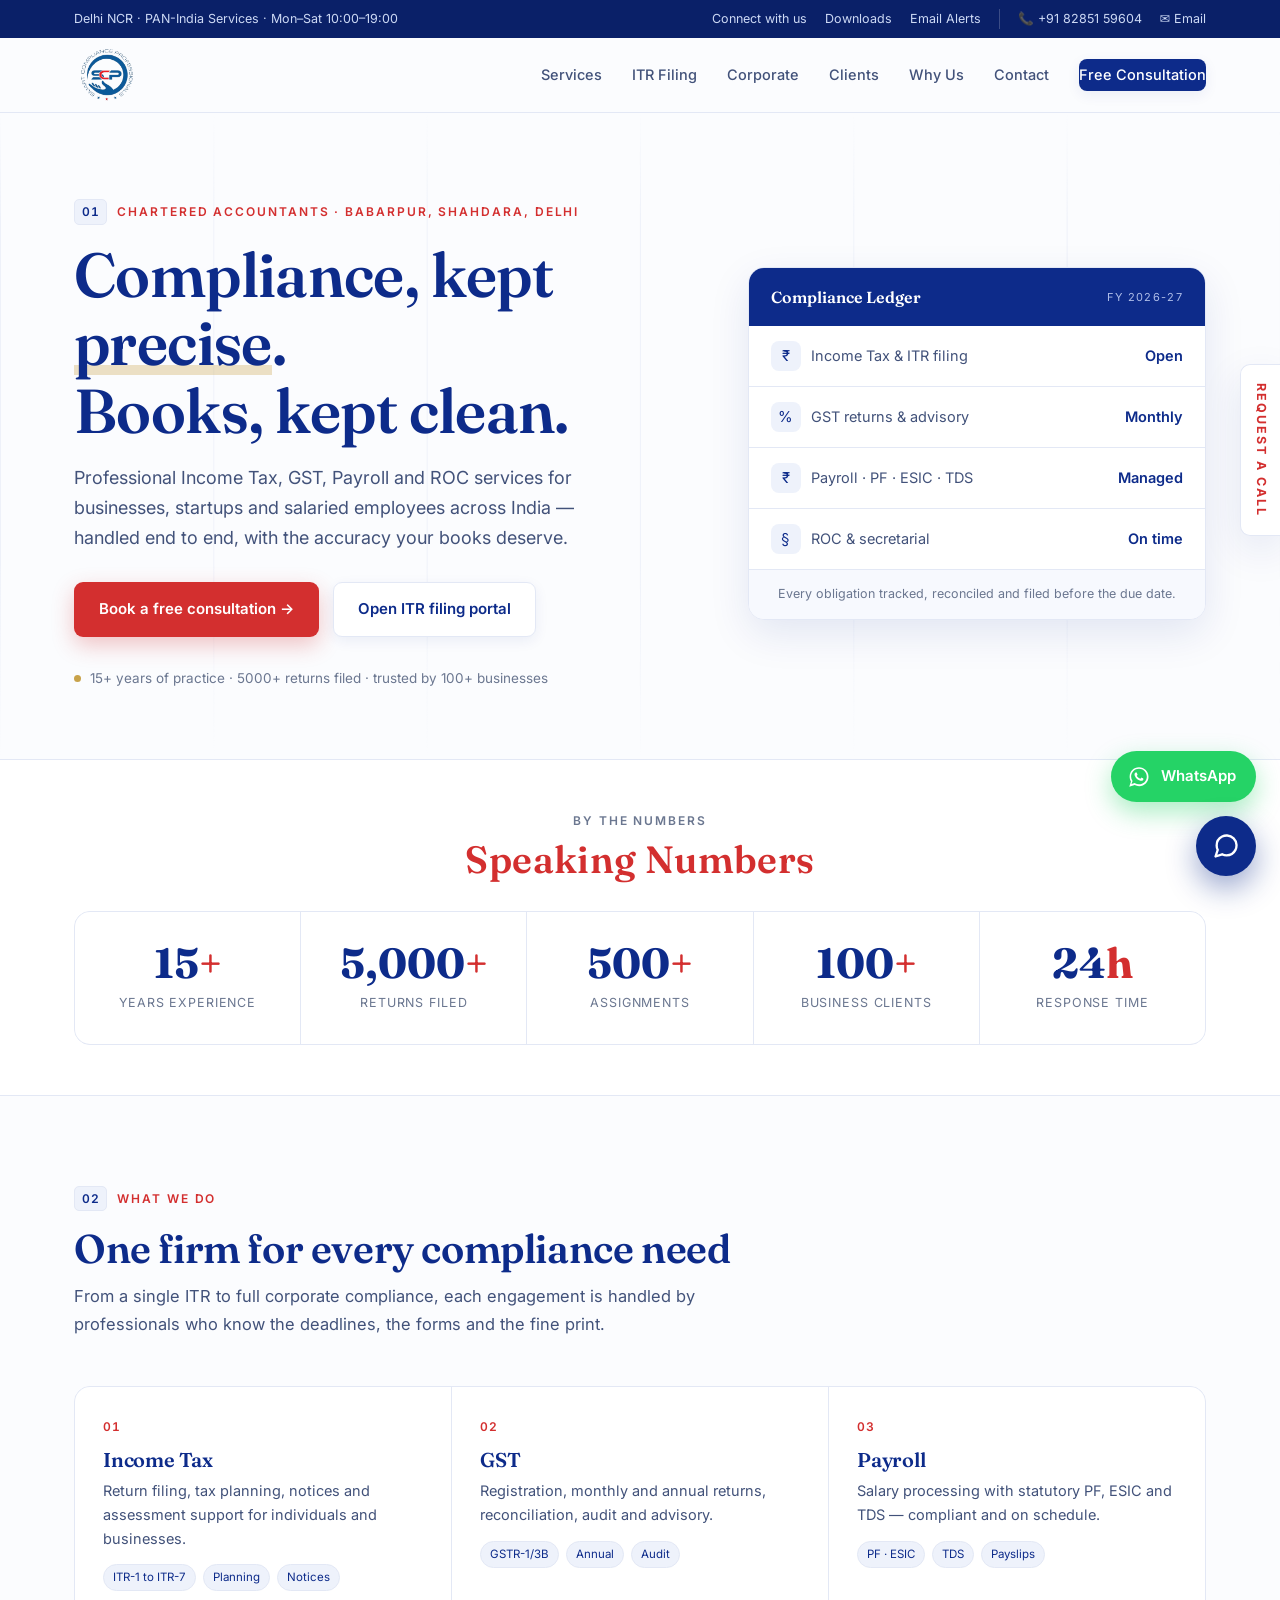
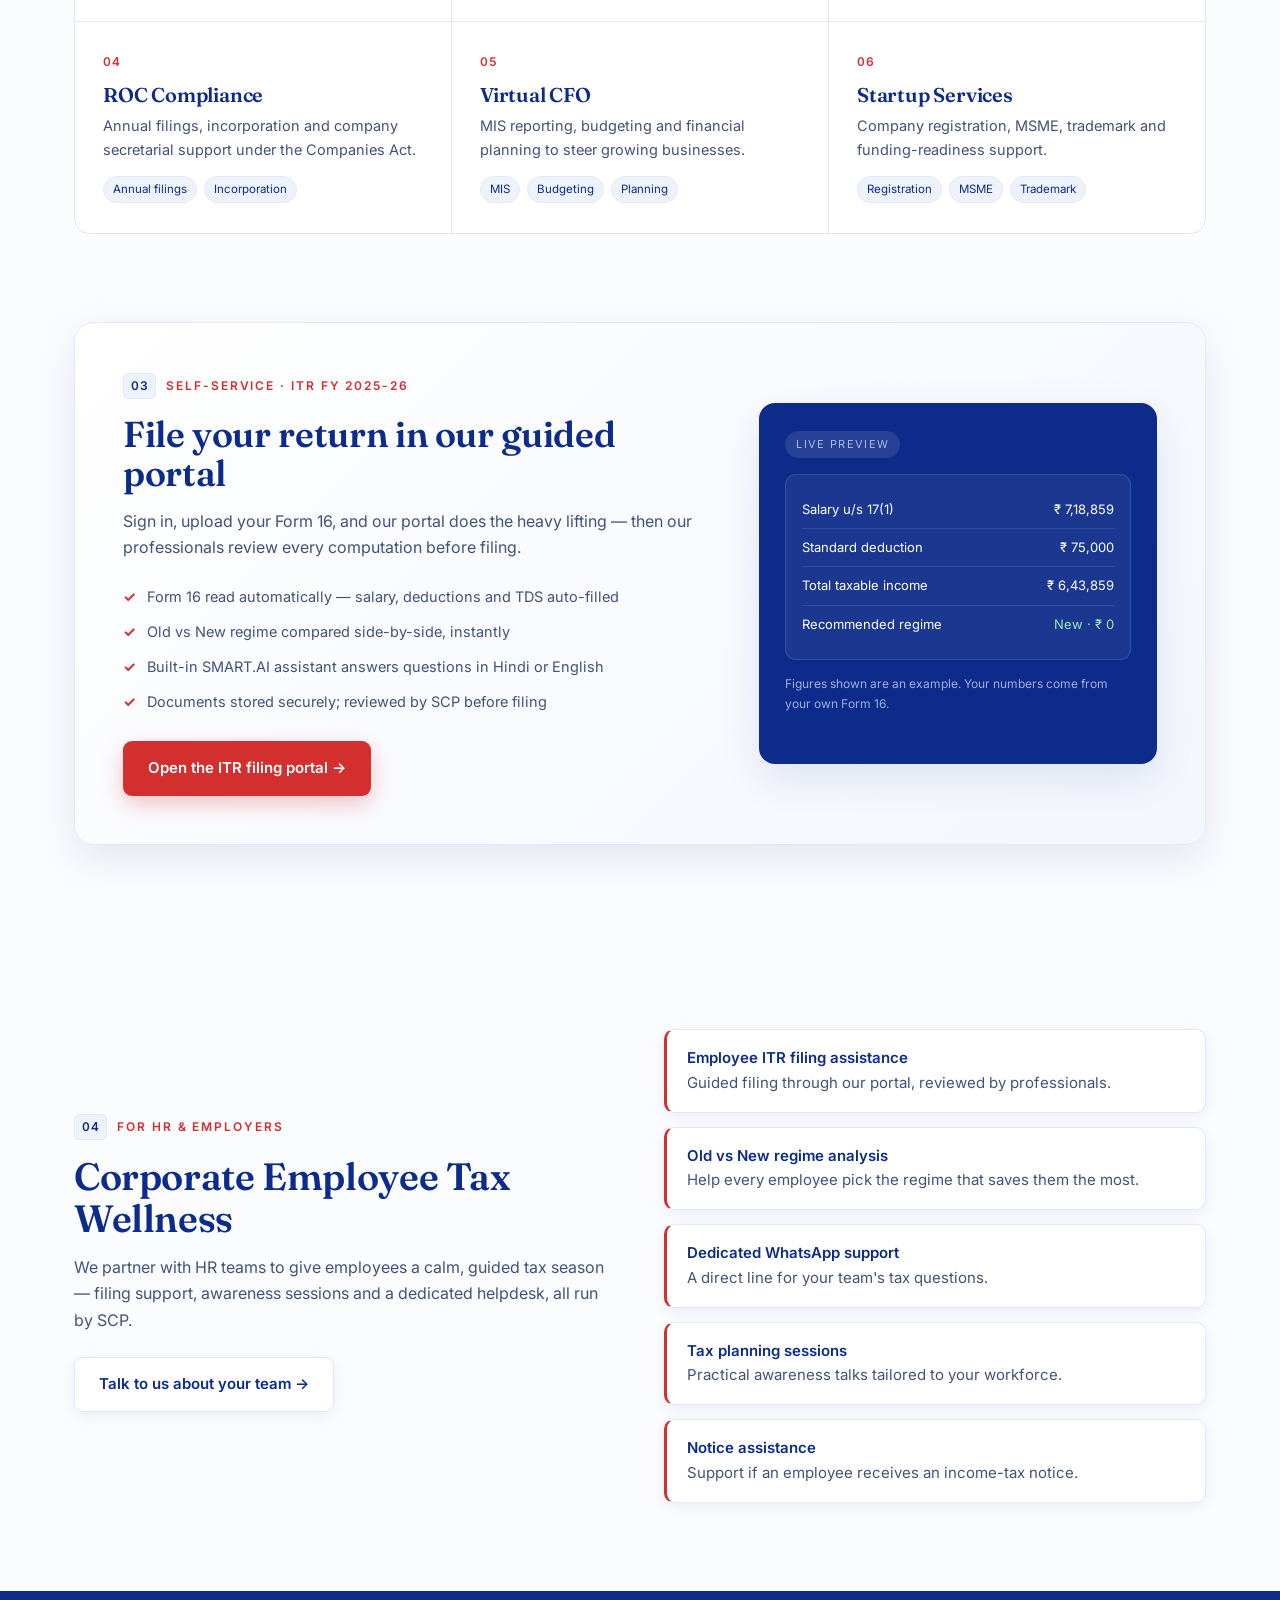
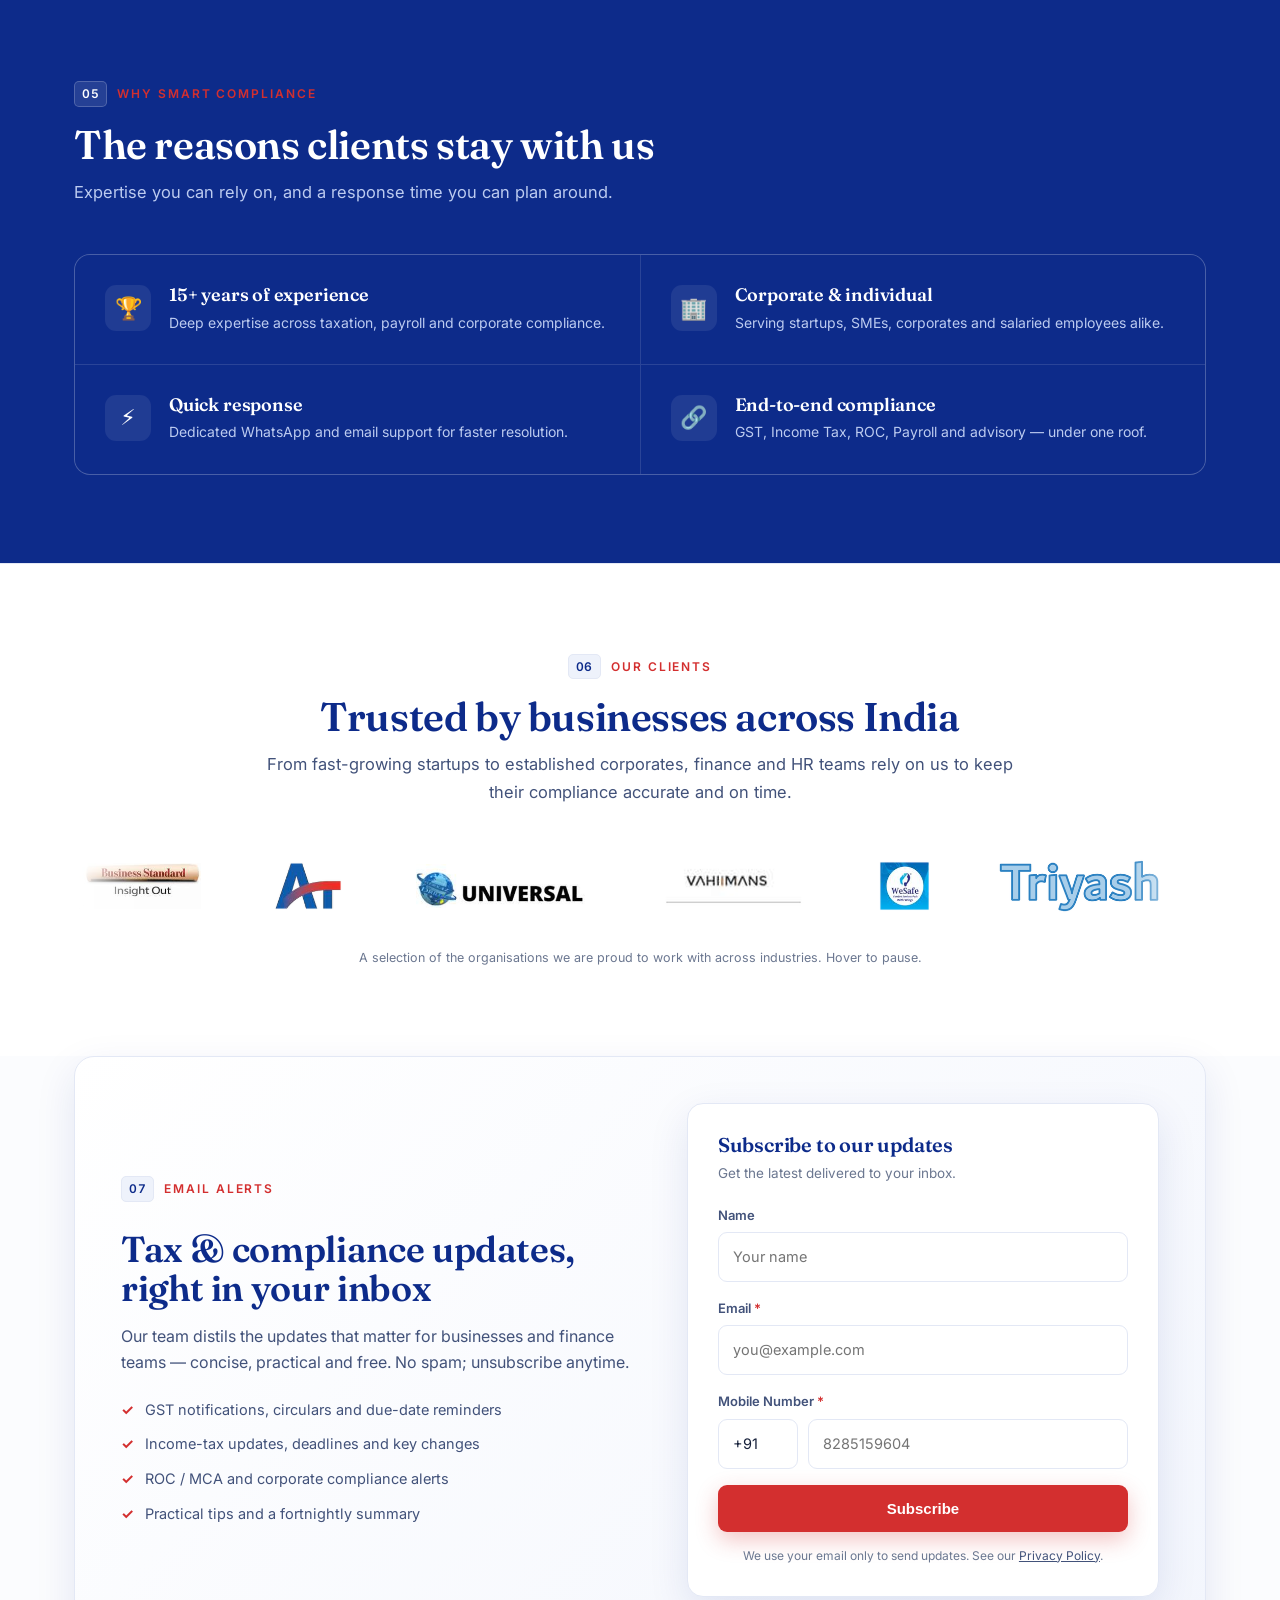
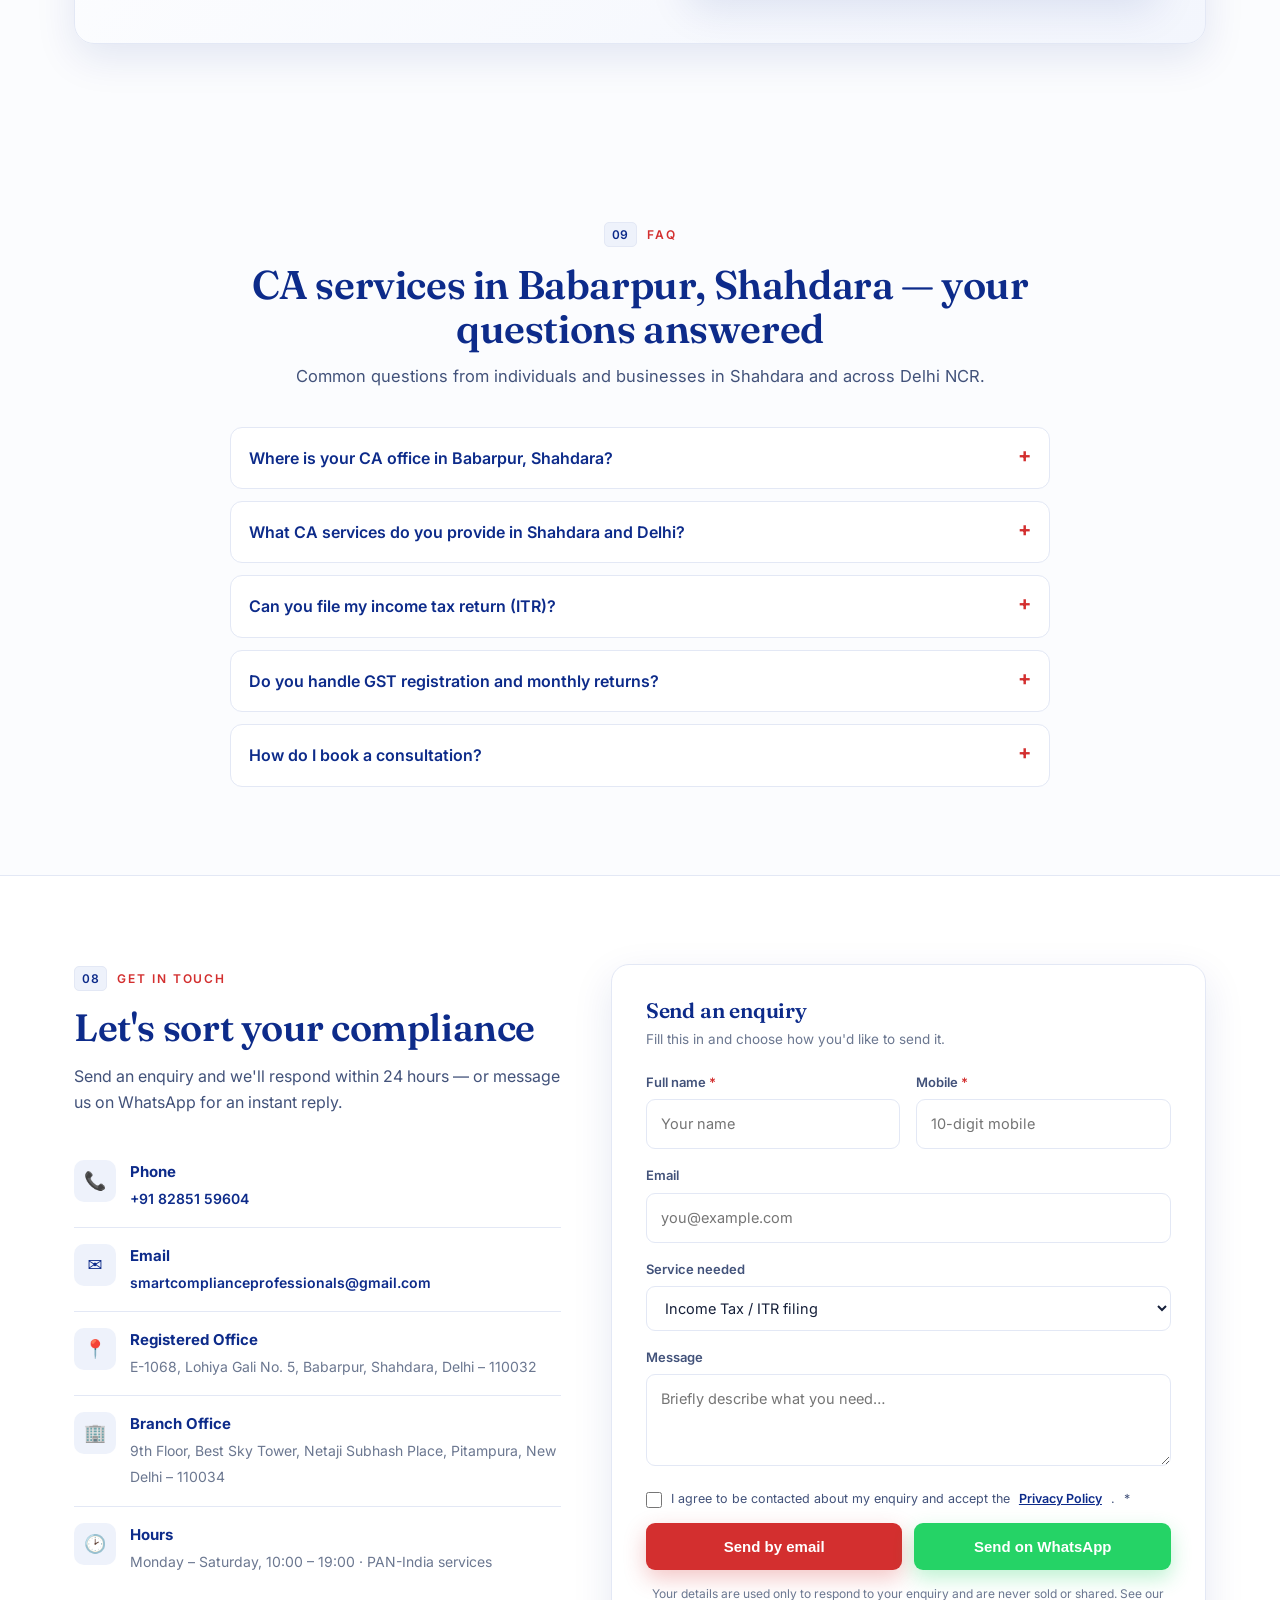
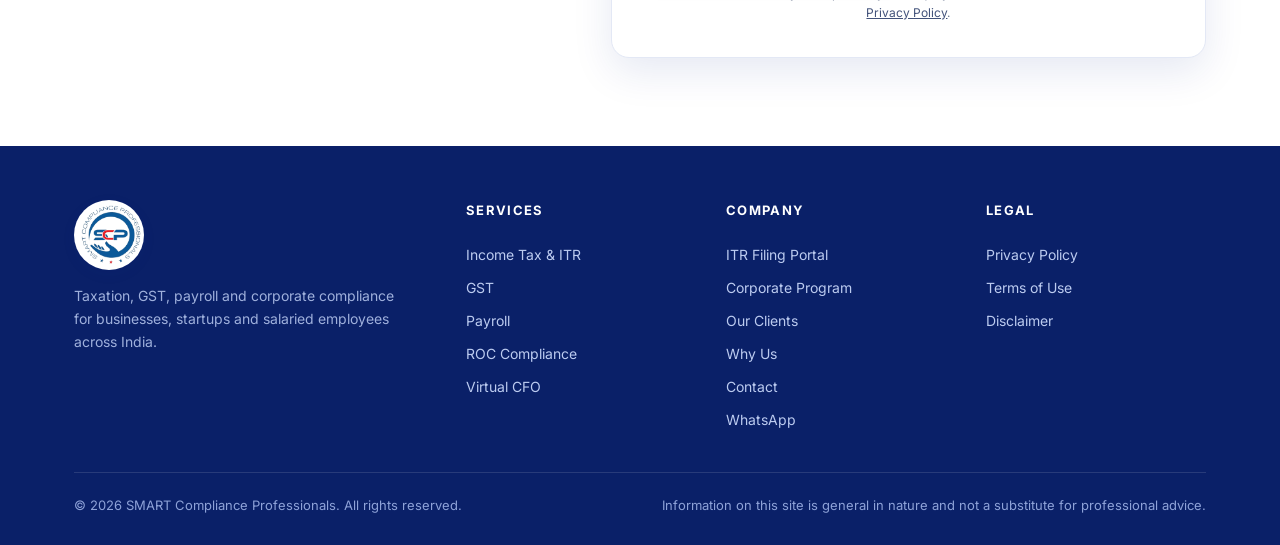
<file: index.html>
<!DOCTYPE html>
<html lang="en">
<head>
  <meta name="google-site-verification" content="IQiA1u41nymj5WCrCblxNfOpmob3Lfw4BCvDM85yQ7g" />
  <script type="text/javascript">
    (function(c,l,a,r,i,t,y){
        c[a]=c[a]||function(){(c[a].q=c[a].q||[]).push(arguments)};
        t=l.createElement(r);t.async=1;t.src="https://www.clarity.ms/tag/"+i;
        y=l.getElementsByTagName(r)[0];y.parentNode.insertBefore(t,y);
    })(window, document, "clarity", "script", "x72sm53tv1");
</script>
<meta charset="UTF-8">
<meta name="viewport" content="width=device-width, initial-scale=1.0">
<title>CA in Babarpur, Shahdara | ITR, GST & Tax Filing — SMART Compliance</title>
<meta name="description" content="Chartered accountants in Babarpur, Shahdara, Delhi. ITR filing, GST registration & returns, accounting, TDS and ROC compliance for individuals & businesses. Call +91 82851 59604.">
<meta name="keywords" content="CA in Babarpur, chartered accountant Shahdara, CA services Babarpur Shahdara, ITR filing Babarpur, GST registration Shahdara, accountant Shahdara Delhi, tax consultant Babarpur, income tax filing Shahdara">

<!-- TODO: set your live domain in the 3 places marked YOUR-DOMAIN below -->
<link rel="canonical" href="https://smart-website.smartcomplianceprofessionals.workers.dev/"><!-- ⬅DOMAIN -->
<meta name="robots" content="index, follow, max-image-preview:large">
<meta name="theme-color" content="#0d2b8a">
<link rel="icon" type="image/png" href="[data-uri]">
<link rel="apple-touch-icon" href="[data-uri]">

<!-- Local / geo signals -->
<meta name="geo.region" content="IN-DL">
<meta name="geo.placename" content="Babarpur, Shahdara, Delhi">
<meta name="geo.position" content="28.689082351811056; 77.28037300976735"><!-- TODO set exact lat;lng from your Google Maps pin -->
<meta name="ICBM" content="28.689082351811056, 77.28037300976735">

<!-- Open Graph / social share -->
<meta property="og:type" content="website">
<meta property="og:site_name" content="SMART Compliance Professionals">
<meta property="og:title" content="CA in Babarpur, Shahdara — ITR, GST & Tax Filing | SMART Compliance">
<meta property="og:description" content="Chartered accountants in Babarpur, Shahdara, Delhi — ITR, GST, accounting, TDS & ROC compliance. Call +91 82851 59604.">
<meta property="og:url" content="https://smart-website.smartcomplianceprofessionals.workers.dev/"><!-- ⬅DOMAIN -->
<meta property="og:image" content="https://raw.githubusercontent.com/smartcomplianceprofessionals-ui/smart-website/main/SMART_Logo-final.png">
<meta name="twitter:card" content="summary">
<meta name="twitter:title" content="CA in Babarpur, Shahdara — SMART Compliance Professionals">
<meta name="twitter:description" content="ITR, GST, accounting & compliance services in Babarpur, Shahdara, Delhi.">
<meta name="twitter:image" content="https://raw.githubusercontent.com/smartcomplianceprofessionals-ui/smart-website/main/SMART_Logo-final.png">

<!-- Structured data: local business + services + FAQ (powers rich results) -->
<script type="application/ld+json">
{
  "@context": "https://schema.org",
  "@graph": [
    {
      "@type": ["AccountingService","LocalBusiness"],
      "@id": "https://smart-website.smartcomplianceprofessionals.workers.dev/#business",
      "name": "SMART Compliance Professionals",
      "image": "https://raw.githubusercontent.com/smartcomplianceprofessionals-ui/smart-website/main/SMART_Logo-final.png",
      "url": "https://smart-website.smartcomplianceprofessionals.workers.dev/",
      "telephone": ["+91-8285159604","+91-9650073610"],
      "email": "smartcomplianceprofessionals@gmail.com",
      "priceRange": "₹₹",
      "currenciesAccepted": "INR",
      "address": {
        "@type": "PostalAddress",
        "streetAddress": "E-1068, Lohiya Gali No. 5, Babarpur, Shahdara",
        "addressLocality": "Delhi",
        "addressRegion": "DL",
        "postalCode": "110032",
        "addressCountry": "IN"
      },
      "geo": { "@type": "GeoCoordinates", "latitude": 28.6869, "longitude": 77.2785 },
      "areaServed": [
        { "@type": "Place", "name": "Babarpur" },
        { "@type": "Place", "name": "Shahdara" },
        { "@type": "Place", "name": "Delhi NCR" }
      ],
      "openingHoursSpecification": [{
        "@type": "OpeningHoursSpecification",
        "dayOfWeek": ["Monday","Tuesday","Wednesday","Thursday","Friday","Saturday"],
        "opens": "10:00", "closes": "19:00"
      }],
      "sameAs": [
        "https://www.facebook.com/REPLACE-WITH-YOUR-PAGE",
        "https://www.instagram.com/REPLACE-WITH-YOUR-HANDLE",
        "https://www.linkedin.com/company/REPLACE-WITH-YOUR-PAGE",
        "https://g.page/REPLACE-WITH-YOUR-GBP"
      ],
      "hasOfferCatalog": {
        "@type": "OfferCatalog",
        "name": "CA Services",
        "itemListElement": [
          { "@type": "Offer", "itemOffered": { "@type": "Service", "name": "Income Tax Return (ITR) Filing" } },
          { "@type": "Offer", "itemOffered": { "@type": "Service", "name": "GST Registration & Returns" } },
          { "@type": "Offer", "itemOffered": { "@type": "Service", "name": "Accounting & Bookkeeping" } },
          { "@type": "Offer", "itemOffered": { "@type": "Service", "name": "TDS Return Filing" } },
          { "@type": "Offer", "itemOffered": { "@type": "Service", "name": "ROC / MCA & Company Compliance" } },
          { "@type": "Offer", "itemOffered": { "@type": "Service", "name": "Tax Planning & Advisory" } }
        ]
      }
    },
    {
      "@type": "WebSite",
      "@id": "https://smart-website.smartcomplianceprofessionals.workers.dev/#website",
      "url": "https://smart-website.smartcomplianceprofessionals.workers.dev/",
      "name": "SMART Compliance Professionals",
      "publisher": { "@id": "https://smart-website.smartcomplianceprofessionals.workers.dev/#business" }
    },
    {
      "@type": "FAQPage",
      "mainEntity": [
        { "@type": "Question", "name": "Where is your CA office in Babarpur, Shahdara?", "acceptedAnswer": { "@type": "Answer", "text": "Our office is at E-1068, Lohiya Gali No. 5, Babarpur, Shahdara, Delhi - 110032, with a branch at Netaji Subhash Place, Pitampura. Call +91 82851 59604 to visit." } },
        { "@type": "Question", "name": "What CA services do you provide in Shahdara and Delhi?", "acceptedAnswer": { "@type": "Answer", "text": "Income tax return (ITR) filing, GST registration and returns, accounting and bookkeeping, TDS filing, ROC/MCA company compliance and tax planning for individuals, salaried employees, shops and businesses across Shahdara and Delhi NCR." } },
        { "@type": "Question", "name": "Can you file my income tax return (ITR)?", "acceptedAnswer": { "@type": "Answer", "text": "Yes. We file ITR-1 to ITR-7 for salaried individuals, professionals and businesses. Share your Form 16 or details and our team files it accurately and on time." } },
        { "@type": "Question", "name": "Do you handle GST registration and monthly returns?", "acceptedAnswer": { "@type": "Answer", "text": "Yes. We handle new GST registration, monthly GSTR-1 and GSTR-3B, annual returns, reconciliation and notices for businesses in Babarpur, Shahdara and across Delhi." } },
        { "@type": "Question", "name": "How do I book a consultation?", "acceptedAnswer": { "@type": "Answer", "text": "Call or WhatsApp +91 82851 59604, email smartcomplianceprofessionals@gmail.com, or use the enquiry form on this website. We respond within 24 hours." } }
      ]
    }
  ]
}
</script>

<link rel="preconnect" href="https://fonts.googleapis.com">
<link rel="preconnect" href="https://fonts.gstatic.com" crossorigin>
<link href="https://fonts.googleapis.com/css2?family=Fraunces:opsz,wght@9..144,400;9..144,500;9..144,600;9..144,700&family=Inter:wght@400;500;600;700&display=swap" rel="stylesheet">
<style>
:root{
  --ink:#0d2b8a;        /* brand navy */
  --ink-2:#0a2068;      /* deeper navy */
  --seal:#d32f2f;       /* brand red (logo mid) */
  --gold:#c8a24a;       /* restrained trust accent */
  --paper:#fbfcfe;      /* page */
  --card:#ffffff;
  --rule:#e3e8f5;       /* hairline ledger rules */
  --ink-soft:#42527a;   /* secondary text */
  --muted:#6b7790;
  --shadow:0 14px 40px rgba(13,43,138,.10);
  --shadow-sm:0 4px 14px rgba(13,43,138,.07);
  --wa:#25d366;
  --maxw:1180px;
}
*{margin:0;padding:0;box-sizing:border-box}
html{scroll-behavior:smooth}
body{
  font-family:'Inter',system-ui,sans-serif;
  background:var(--paper);
  color:#16203a;
  line-height:1.65;
  -webkit-font-smoothing:antialiased;
  overflow-x:hidden;
}
.wrap{max-width:var(--maxw);margin:0 auto;padding:0 24px}
h1,h2,h3,.display{font-family:'Fraunces',Georgia,serif;font-weight:600;line-height:1.1;letter-spacing:-.01em}
a{color:inherit}
img{max-width:100%;display:block}

/* ── Eyebrow (ledger entry marker) ── */
.eyebrow{
  display:inline-flex;align-items:center;gap:10px;
  font-family:'Inter',sans-serif;font-size:12px;font-weight:600;
  letter-spacing:.16em;text-transform:uppercase;color:var(--seal);
  margin-bottom:16px;
}
.eyebrow::before{content:attr(data-no);font-variant-numeric:tabular-nums;color:var(--ink);
  background:#eef2fb;border:1px solid var(--rule);border-radius:5px;padding:2px 7px;letter-spacing:.05em}

/* ── Top bar ── */
.topbar{background:var(--ink-2);color:#cdd9f5;font-size:12.5px}
.topbar .wrap{display:flex;justify-content:space-between;align-items:center;gap:16px;height:38px;flex-wrap:wrap}
.topbar a{text-decoration:none;color:#cdd9f5;transition:color .15s}
.topbar a:hover{color:#fff}
.topbar .tb-right{display:flex;gap:18px;align-items:center;flex-wrap:wrap;justify-content:flex-end}
.topbar .tb-util{display:flex;gap:18px;align-items:center}
.topbar .tb-phone{border-left:1px solid rgba(255,255,255,.2);padding-left:18px}

/* ── Nav ── */
header.site{position:sticky;top:0;z-index:900;background:rgba(251,252,254,.88);
  backdrop-filter:saturate(180%) blur(12px);border-bottom:1px solid var(--rule)}
nav{display:flex;align-items:center;justify-content:space-between;height:74px}
.brand{display:flex;align-items:center;gap:13px;text-decoration:none}
.brand .mark{width:62px;height:62px;flex:none;border-radius:50%;display:block}
.brand .mark,.chat-panel .ch .av{background-image:url("[data-uri]");background-size:contain;background-repeat:no-repeat;background-position:center}
footer .brand .mark{width:70px;height:70px;background-color:#fff;box-shadow:var(--shadow-sm)}
.brand .bt{line-height:1.15}
.brand .bt b{font-family:'Fraunces',serif;font-weight:700;font-size:17px;color:var(--ink);letter-spacing:-.01em;display:block}
.brand .bt span{font-size:11px;letter-spacing:.12em;text-transform:uppercase;color:var(--muted)}
.brand .red{color:var(--seal)}
.navlinks{display:flex;align-items:center;gap:30px}
.navlinks a{text-decoration:none;font-weight:500;font-size:14.5px;color:var(--ink-soft);position:relative;padding:4px 0;transition:color .15s}
.navlinks a::after{content:"";position:absolute;left:0;bottom:-2px;width:0;height:2px;background:var(--seal);transition:width .22s}
.navlinks a:hover{color:var(--ink)}
.navlinks a:hover::after{width:100%}
.nav-cta{background:var(--ink);color:#fff!important;padding:10px 18px;border-radius:8px;font-weight:600;font-size:14px;
  box-shadow:var(--shadow-sm);transition:transform .15s,background .15s}
.nav-cta:hover{background:var(--ink-2);transform:translateY(-1px)}
.nav-cta::after{display:none}
.burger{display:none;flex-direction:column;gap:5px;background:none;border:0;cursor:pointer;padding:8px}
.burger span{width:24px;height:2px;background:var(--ink);border-radius:2px;transition:.2s}

/* ── Hero ── */
.hero{position:relative;padding:84px 0 70px;overflow:hidden}
.hero::before{/* faint ledger column lines */
  content:"";position:absolute;inset:0;z-index:0;pointer-events:none;opacity:.5;
  background-image:linear-gradient(90deg,var(--rule) 1px,transparent 1px);
  background-size:calc((100% - 0px)/6) 100%;
  -webkit-mask-image:linear-gradient(to bottom,transparent,#000 16%,#000 70%,transparent);
          mask-image:linear-gradient(to bottom,transparent,#000 16%,#000 70%,transparent);
}
.hero .wrap{position:relative;z-index:1;display:grid;grid-template-columns:1.15fr .85fr;gap:54px;align-items:center}
.hero h1{font-size:clamp(38px,5.4vw,62px);color:var(--ink);margin-bottom:18px}
.hero h1 .ink-line{position:relative;white-space:nowrap}
.hero h1 .ink-line::after{content:"";position:absolute;left:0;bottom:6px;height:10px;width:100%;
  background:rgba(200,162,74,.32);z-index:-1;transform-origin:left;transform:scaleX(0);
  animation:draw 1s .5s cubic-bezier(.2,.7,.2,1) forwards}
@keyframes draw{to{transform:scaleX(1)}}
.hero p.lead{font-size:18px;color:var(--ink-soft);max-width:540px;margin-bottom:30px}
.hero .cta-row{display:flex;gap:14px;flex-wrap:wrap;margin-bottom:30px}
.btn{display:inline-flex;align-items:center;gap:9px;padding:14px 24px;border-radius:9px;
  font-weight:600;font-size:15px;text-decoration:none;border:1px solid transparent;cursor:pointer;
  transition:transform .15s,box-shadow .15s,background .15s}
.btn-primary{background:var(--seal);color:#fff;box-shadow:0 8px 22px rgba(211,47,47,.28)}
.btn-primary:hover{transform:translateY(-2px);box-shadow:0 12px 28px rgba(211,47,47,.36)}
.btn-ghost{background:#fff;color:var(--ink);border-color:var(--rule);box-shadow:var(--shadow-sm)}
.btn-ghost:hover{transform:translateY(-2px);border-color:var(--ink)}
.trustline{display:flex;align-items:center;gap:9px;font-size:13.5px;color:var(--muted)}
.trustline .dot{width:7px;height:7px;border-radius:50%;background:var(--gold)}

/* Hero ledger card */
.ledger{background:var(--card);border:1px solid var(--rule);border-radius:16px;box-shadow:var(--shadow);overflow:hidden}
.ledger .lh{background:var(--ink);color:#fff;padding:16px 22px;display:flex;justify-content:space-between;align-items:center}
.ledger .lh b{font-family:'Fraunces',serif;font-size:16px;font-weight:600}
.ledger .lh span{font-size:11px;letter-spacing:.12em;text-transform:uppercase;color:#aebde8}
.ledger .row{display:flex;justify-content:space-between;align-items:center;padding:15px 22px;border-bottom:1px solid var(--rule)}
.ledger .row:last-child{border-bottom:0}
.ledger .row .l{font-size:14.5px;color:var(--ink-soft);display:flex;align-items:center;gap:10px}
.ledger .row .l .ic{width:30px;height:30px;border-radius:8px;background:#eef2fb;display:grid;place-items:center;color:var(--ink);font-size:15px}
.ledger .row .v{font-weight:600;color:var(--ink);font-size:14.5px}
.ledger .foot{padding:14px 22px;background:#f7f9fe;font-size:12.5px;color:var(--muted);text-align:center}

/* ── Speaking Numbers strip ── */
.stats{border-top:1px solid var(--rule);border-bottom:1px solid var(--rule);background:#fff;padding:46px 0 50px}
.sn-head{text-align:center;margin-bottom:30px}
.sn-head .kick{display:inline-block;font-size:12px;font-weight:600;letter-spacing:.16em;text-transform:uppercase;color:var(--muted);margin-bottom:8px}
.sn-head h2{font-size:clamp(26px,3.4vw,38px);color:var(--seal);letter-spacing:.01em}
.sn-grid{display:grid;grid-template-columns:repeat(5,1fr);gap:1px;background:var(--rule);
  border:1px solid var(--rule);border-radius:16px;overflow:hidden}
.stat{background:#fff;padding:30px 16px;text-align:center}
.stat .n{font-family:'Fraunces',serif;font-size:clamp(30px,3.4vw,42px);font-weight:700;color:var(--ink);font-variant-numeric:tabular-nums;line-height:1}
.stat .n .u{color:var(--seal)}
.stat .lbl{font-size:12.5px;letter-spacing:.07em;text-transform:uppercase;color:var(--muted);margin-top:9px}

/* ── Our Clients (scrolling logo marquee) ── */
.clients{background:#fff;border-top:1px solid var(--rule)}
.marquee{position:relative;overflow:hidden;padding:10px 0;
  -webkit-mask-image:linear-gradient(90deg,transparent,#000 7%,#000 93%,transparent);
          mask-image:linear-gradient(90deg,transparent,#000 7%,#000 93%,transparent)}
.marquee .track{display:flex;width:max-content;gap:64px;align-items:center;animation:scroll-x 40s linear infinite}
.marquee:hover .track{animation-play-state:paused}
.marquee .logo{flex:none;height:56px;display:grid;place-items:center}
.marquee .logo img{max-height:56px;width:auto;object-fit:contain;transition:transform .25s}
.marquee .logo img:hover{transform:scale(1.06)}
@keyframes scroll-x{from{transform:translateX(0)}to{transform:translateX(-50%)}}
.cli-note{text-align:center;font-size:12.5px;color:var(--muted);margin-top:24px}

/* ── Section base ── */
section.block{padding:88px 0}
.sec-head{max-width:680px;margin-bottom:48px}
.sec-head h2{font-size:clamp(28px,3.6vw,40px);color:var(--ink);margin-bottom:12px}
.sec-head p{color:var(--ink-soft);font-size:16.5px}

/* ── Services ── */
.svc-grid{display:grid;grid-template-columns:repeat(3,1fr);gap:1px;background:var(--rule);
  border:1px solid var(--rule);border-radius:16px;overflow:hidden}
.svc{background:var(--card);padding:30px 28px;transition:background .2s}
.svc:hover{background:#f7f9fe}
.svc .num{font-variant-numeric:tabular-nums;font-size:12px;font-weight:600;letter-spacing:.1em;color:var(--seal)}
.svc h3{font-size:20px;color:var(--ink);margin:12px 0 8px}
.svc p{font-size:14.5px;color:var(--ink-soft)}
.svc .tags{margin-top:14px;display:flex;flex-wrap:wrap;gap:7px}
.svc .tags span{font-size:11.5px;background:#eef2fb;color:var(--ink);border:1px solid var(--rule);padding:3px 9px;border-radius:20px}

/* ── Why us (ledger rows) ── */
.why{background:var(--ink);color:#fff}
.why .sec-head h2{color:#fff}
.why .sec-head p{color:#bccbf0}
.why .eyebrow::before{background:rgba(255,255,255,.1);border-color:rgba(255,255,255,.2);color:#fff}
.why-grid{display:grid;grid-template-columns:repeat(2,1fr);gap:1px;background:rgba(255,255,255,.12);
  border:1px solid rgba(255,255,255,.14);border-radius:16px;overflow:hidden}
.why-card{background:var(--ink);padding:30px 30px;display:flex;gap:18px}
.why-card .ix{width:46px;height:46px;flex:none;border-radius:11px;background:rgba(255,255,255,.08);
  display:grid;place-items:center;font-size:22px}
.why-card h3{font-size:18px;color:#fff;margin-bottom:6px}
.why-card p{font-size:14px;color:#bccbf0}

/* ── Software callout ── */
.software{background:linear-gradient(135deg,#fff,#f3f6fd);border:1px solid var(--rule);
  border-radius:20px;padding:48px;display:grid;grid-template-columns:1.2fr .8fr;gap:40px;align-items:center;box-shadow:var(--shadow)}
.software h2{font-size:clamp(26px,3.4vw,36px);color:var(--ink);margin-bottom:14px}
.software p{color:var(--ink-soft);font-size:16px;margin-bottom:24px}
.software ul{list-style:none;display:grid;gap:11px;margin-bottom:28px}
.software li{display:flex;gap:11px;align-items:flex-start;font-size:14.5px;color:var(--ink-soft)}
.software li::before{content:"✓";color:var(--seal);font-weight:700;flex:none}
.sw-visual{background:var(--ink);border-radius:16px;padding:26px;color:#fff;box-shadow:var(--shadow)}
.sw-visual .badge{display:inline-block;font-size:11px;letter-spacing:.12em;text-transform:uppercase;
  background:rgba(255,255,255,.1);padding:4px 11px;border-radius:20px;color:#aebde8;margin-bottom:16px}
.sw-visual .scr{background:rgba(255,255,255,.06);border:1px solid rgba(255,255,255,.12);border-radius:11px;padding:16px}
.sw-visual .scr .ln{display:flex;justify-content:space-between;padding:8px 0;border-bottom:1px solid rgba(255,255,255,.1);font-size:13px}
.sw-visual .scr .ln:last-child{border-bottom:0}
.sw-visual .scr .ln .g{color:#9fe6c0}

/* ── Corporate program ── */
.corp{display:grid;grid-template-columns:1fr 1fr;gap:48px;align-items:center}
.corp ul{list-style:none;display:grid;gap:14px;margin-top:8px}
.corp li{background:#fff;border:1px solid var(--rule);border-left:3px solid var(--seal);
  border-radius:10px;padding:16px 20px;font-size:15px;color:var(--ink-soft);box-shadow:var(--shadow-sm)}
.corp li b{color:var(--ink);display:block;font-weight:600;font-size:15px}

/* ── Email Alerts / subscription ── */
.alerts{display:grid;grid-template-columns:1.05fr .95fr;gap:44px;align-items:center;
  background:linear-gradient(135deg,#fff,#f3f6fd);border:1px solid var(--rule);border-radius:20px;padding:46px;box-shadow:var(--shadow)}
.al-info h2{font-size:clamp(26px,3.4vw,36px);color:var(--ink);margin:12px 0 14px}
.al-info p{color:var(--ink-soft);font-size:16px;margin-bottom:22px}
.al-info ul{list-style:none;display:grid;gap:11px}
.al-info li{display:flex;gap:11px;align-items:flex-start;font-size:14.5px;color:var(--ink-soft)}
.al-info li::before{content:"✓";color:var(--seal);font-weight:700;flex:none}
.al-card{background:var(--card);border:1px solid var(--rule);border-radius:16px;padding:30px;box-shadow:var(--shadow)}
.al-card h3{font-size:20px;color:var(--ink);margin-bottom:6px}
.al-card .sub{font-size:13.5px;color:var(--muted);margin-bottom:20px}

/* ── Enquiry / Contact ── */
.contact{background:#fff;border-top:1px solid var(--rule)}
.contact-grid{display:grid;grid-template-columns:.9fr 1.1fr;gap:50px;align-items:start}
.cinfo h2{font-size:clamp(28px,3.4vw,38px);color:var(--ink);margin-bottom:14px}
.cinfo p.intro{color:var(--ink-soft);font-size:16px;margin-bottom:28px}
.cinfo .item{display:flex;gap:14px;align-items:flex-start;padding:16px 0;border-bottom:1px solid var(--rule)}
.cinfo .item .ic{width:42px;height:42px;flex:none;border-radius:10px;background:#eef2fb;display:grid;place-items:center;color:var(--ink);font-size:18px}
.cinfo .item .t b{display:block;color:var(--ink);font-size:15px}
.cinfo .item .t span{color:var(--muted);font-size:14px}
.cinfo .item a{color:var(--ink);text-decoration:none;font-weight:600}
.form{background:var(--card);border:1px solid var(--rule);border-radius:18px;padding:34px;box-shadow:var(--shadow)}
.form h3{font-size:21px;color:var(--ink);margin-bottom:6px}
.form .sub{font-size:13.5px;color:var(--muted);margin-bottom:22px}
.frow{display:grid;grid-template-columns:1fr 1fr;gap:16px}
.field{margin-bottom:16px}
.field label{display:block;font-size:13px;font-weight:600;color:var(--ink-soft);margin-bottom:6px}
.field label .req{color:var(--seal)}
.field input,.field select,.field textarea{width:100%;padding:12px 14px;border:1.5px solid var(--rule);
  border-radius:9px;font:inherit;font-size:14.5px;color:#16203a;background:#fff;transition:border-color .15s,box-shadow .15s}
.field input:focus,.field select:focus,.field textarea:focus{outline:none;border-color:var(--ink);
  box-shadow:0 0 0 3px rgba(13,43,138,.1)}
.field textarea{resize:vertical;min-height:92px}
.form .actions{display:flex;gap:12px;flex-wrap:wrap;margin-top:6px}
.form .actions .btn{flex:1;justify-content:center;min-width:150px}
.btn-wa{background:var(--wa);color:#fff;box-shadow:0 8px 20px rgba(37,211,102,.3)}
.btn-wa:hover{transform:translateY(-2px)}
.note{font-size:12px;color:var(--muted);margin-top:14px;text-align:center}
.note a{color:var(--ink-soft)}
.hp{position:absolute;left:-9999px;width:1px;height:1px;overflow:hidden}
.consent{display:flex;gap:9px;align-items:flex-start;font-size:12.5px;color:var(--ink-soft);margin:4px 0 14px;line-height:1.5;cursor:pointer}
.consent input{margin-top:2px;flex:none;width:16px;height:16px;accent-color:var(--ink)}
.consent a{color:var(--ink);font-weight:600}
.formmsg{display:none;margin-top:16px;padding:13px 16px;border-radius:9px;font-size:14px}
.formmsg.ok{display:block;background:#e9f7ee;border:1px solid #b6e3c6;color:#1c7a43}
.formmsg.err{display:block;background:#fdeaea;border:1px solid #f2c0c0;color:#b02525}

/* ── Footer ── */
footer.site{background:var(--ink-2);color:#bccbf0;padding:54px 0 28px}
.foot-grid{display:grid;grid-template-columns:1.6fr 1fr 1fr 1fr;gap:40px;margin-bottom:36px}
footer .brand .bt b{color:#fff}
footer .brand .bt span{color:#8ea2d8}
footer p.fdesc{font-size:14px;color:#9fb0dc;margin-top:14px;max-width:330px}
.fcol h4{font-size:13px;letter-spacing:.1em;text-transform:uppercase;color:#fff;margin-bottom:16px}
.fcol a{display:block;text-decoration:none;color:#bccbf0;font-size:14px;padding:5px 0;transition:color .15s}
.fcol a:hover{color:#fff}
.fbot{border-top:1px solid rgba(255,255,255,.12);padding-top:22px;display:flex;justify-content:space-between;
  flex-wrap:wrap;gap:12px;font-size:13px;color:#8ea2d8}
.fbot .disc{max-width:680px}

/* ── WhatsApp float ── */
.wa-float{position:fixed;bottom:98px;right:24px;z-index:950;background:var(--wa);color:#fff;
  display:flex;align-items:center;gap:10px;padding:13px 20px 13px 16px;border-radius:50px;
  text-decoration:none;font-weight:600;font-size:15px;box-shadow:0 10px 26px rgba(37,211,102,.4);
  transition:transform .18s}
.wa-float:hover{transform:scale(1.05)}
.wa-float svg{width:24px;height:24px;flex:none}
.wa-float .pulse{position:absolute;inset:0;border-radius:50px;box-shadow:0 0 0 0 rgba(37,211,102,.5);
  animation:pulse 2.2s infinite}
@keyframes pulse{70%{box-shadow:0 0 0 16px rgba(37,211,102,0)}100%{box-shadow:0 0 0 0 rgba(37,211,102,0)}}
.chat-open .wa-float{display:none}

/* ── Request a call side tab ── */
.call-tab{position:fixed;right:0;top:50%;transform:translateY(-50%);z-index:940;
  background:#fff;color:var(--seal);border:1px solid var(--rule);border-right:0;
  border-radius:10px 0 0 10px;box-shadow:var(--shadow);writing-mode:vertical-rl;
  padding:18px 9px;font-weight:700;font-size:12.5px;letter-spacing:.16em;text-transform:uppercase;
  text-decoration:none;transition:background .15s,color .15s,padding .15s}
.call-tab:hover{background:var(--seal);color:#fff;padding-right:13px}

/* ── SMART Assistant chatbot ── */
.chat-launch{position:fixed;bottom:24px;right:24px;z-index:982;width:60px;height:60px;border-radius:50%;
  background:var(--ink);color:#fff;border:0;cursor:pointer;display:grid;place-items:center;
  box-shadow:0 12px 30px rgba(13,43,138,.42);transition:transform .18s,background .18s}
.chat-launch:hover{transform:scale(1.06);background:var(--ink-2)}
.chat-launch svg{width:28px;height:28px}
.chat-launch .x{display:none}
.chat-open .chat-launch .chat-ic{display:none}
.chat-open .chat-launch .x{display:block}
.chat-greet{position:fixed;bottom:34px;right:96px;z-index:979;background:#fff;border:1px solid var(--rule);
  box-shadow:var(--shadow);border-radius:14px 14px 4px 14px;padding:13px 30px 13px 14px;max-width:230px;
  font-size:13.5px;color:var(--ink-soft);cursor:pointer;opacity:0;transform:translateY(8px);
  pointer-events:none;transition:opacity .3s,transform .3s}
.chat-greet.show{opacity:1;transform:none;pointer-events:auto}
.chat-greet b{color:var(--ink);display:block;font-size:14px;margin-bottom:2px}
.chat-greet .gx{position:absolute;top:6px;right:9px;color:var(--muted);font-size:16px;line-height:1}
.chat-open .chat-greet{display:none}
.chat-panel{position:fixed;bottom:96px;right:24px;z-index:980;width:344px;max-width:calc(100vw - 32px);
  background:#fff;border:1px solid var(--rule);border-radius:16px;box-shadow:0 20px 50px rgba(13,43,138,.28);
  overflow:hidden;display:none;flex-direction:column;max-height:min(560px,78vh)}
.chat-open .chat-panel{display:flex}
.chat-panel .ch{background:var(--ink);color:#fff;padding:15px 18px;display:flex;align-items:center;gap:12px;flex:none}
.chat-panel .ch .av{width:42px;height:42px;border-radius:50%;background-color:#fff;flex:none}
.chat-panel .ch b{font-family:'Fraunces',serif;font-size:15.5px;display:block;line-height:1.2}
.chat-panel .ch .st{font-size:11.5px;color:#aebde8;display:flex;align-items:center;gap:6px}
.chat-panel .ch .st::before{content:"";width:7px;height:7px;border-radius:50%;background:#41d97e;display:inline-block}
.chat-body{padding:16px;overflow-y:auto;display:flex;flex-direction:column;gap:10px;background:#f7f9fe;flex:1}
.msg{max-width:86%;padding:10px 13px;border-radius:13px;font-size:13.5px;line-height:1.5}
.msg a{color:inherit;text-decoration:underline}
.msg.bot{background:#fff;border:1px solid var(--rule);color:#16203a;align-self:flex-start;border-bottom-left-radius:4px}
.msg.user{background:var(--ink);color:#fff;align-self:flex-end;border-bottom-right-radius:4px}
.quick{display:flex;flex-wrap:wrap;gap:8px;padding:0 16px 14px;background:#f7f9fe;flex:none}
.quick button{background:#fff;border:1px solid var(--rule);color:var(--ink);font:inherit;font-size:12.5px;font-weight:600;
  padding:8px 12px;border-radius:20px;cursor:pointer;transition:background .15s,border-color .15s}
.quick button:hover{background:#eef2fb;border-color:var(--ink)}
.chat-foot{padding:12px 16px;border-top:1px solid var(--rule);display:flex;gap:8px;flex:none}
.chat-foot a{flex:1;text-align:center;text-decoration:none;font-size:13px;font-weight:600;padding:10px;border-radius:9px;transition:transform .15s}
.chat-foot a:hover{transform:translateY(-1px)}
.chat-foot .wa{background:var(--wa);color:#fff}
.chat-foot .call{background:#eef2fb;color:var(--ink)}

/* ── Reveal on scroll (progressive enhancement only) ── */
.js-reveal .reveal{opacity:0;transform:translateY(22px);transition:opacity .6s ease,transform .6s ease}
.js-reveal .reveal.in{opacity:1;transform:none}

/* ── Responsive ── */
@media(max-width:960px){
  .hero .wrap{grid-template-columns:1fr;gap:38px}
  .ledger{max-width:460px}
  .software,.corp,.contact-grid,.alerts{grid-template-columns:1fr;gap:32px}
  .svc-grid{grid-template-columns:1fr 1fr}
  .foot-grid{grid-template-columns:1fr 1fr}
  .sn-grid{grid-template-columns:repeat(3,1fr)}
  .cli-grid{grid-template-columns:repeat(3,1fr)}
}
@media(max-width:680px){
  .navlinks{position:fixed;inset:74px 0 auto 0;background:var(--paper);flex-direction:column;
    gap:0;padding:8px 0;border-bottom:1px solid var(--rule);box-shadow:var(--shadow);
    transform:translateY(-120%);transition:transform .25s;align-items:stretch}
  .navlinks.open{transform:none}
  .navlinks a{padding:13px 24px;font-size:16px}
  .navlinks a::after{display:none}
  .nav-cta{margin:8px 24px}
  .burger{display:flex}
  .sn-grid{grid-template-columns:repeat(2,1fr)}
  .cli-grid{grid-template-columns:repeat(2,1fr)}
  .svc-grid{grid-template-columns:1fr}
  .why-grid{grid-template-columns:1fr}
  .foot-grid{grid-template-columns:1fr}
  .frow{grid-template-columns:1fr}
  .software{padding:32px 24px}
  section.block{padding:64px 0}
  .topbar .tb-left{display:none}
  .topbar .tb-util{display:none}
  .topbar .tb-phone{border-left:0;padding-left:0}
  .call-tab{display:none}
}
@media(prefers-reduced-motion:reduce){
  *{animation:none!important;transition:none!important}
  .reveal{opacity:1;transform:none}
  .marquee{overflow-x:auto}
  .marquee .logo img{filter:none;opacity:1}
}
</style>
</head>
<body>

<!-- ── Top bar ── -->
<div class="topbar">
  <div class="wrap">
    <div class="tb-left">Delhi NCR · PAN-India Services · Mon–Sat 10:00–19:00</div>
    <div class="tb-right">
      <span class="tb-util">
        <a href="#contact">Connect with us</a>
        <a href="#software">Downloads</a>
        <a href="#alerts">Email Alerts</a>
      </span>
      <a class="tb-phone" href="tel:+918285159604">📞 +91 82851 59604</a>
      <a href="mailto:smartcomplianceprofessionals@gmail.com">✉ Email</a>
    </div>
  </div>
</div>

<!-- ── Header / nav ── -->
<header class="site">
  <div class="wrap">
    <nav>
      <a href="#home" class="brand" aria-label="SMART Compliance Professionals home">
        <span class="mark" role="img" aria-label="SMART Compliance Professionals"></span>
      </a>
      <div class="navlinks" id="navlinks">
        <a href="#services">Services</a>
        <a href="#software">ITR Filing</a>
        <a href="#corporate">Corporate</a>
        <a href="#clients">Clients</a>
        <a href="#why">Why Us</a>
        <a href="#contact">Contact</a>
        <a href="#contact" class="nav-cta">Free Consultation</a>
      </div>
      <button class="burger" id="burger" aria-label="Menu" aria-expanded="false">
        <span></span><span></span><span></span>
      </button>
    </nav>
  </div>
</header>

<!-- ── Hero ── -->
<section class="hero" id="home">
  <div class="wrap">
    <div>
      <span class="eyebrow" data-no="01">CHARTERED ACCOUNTANTS · BABARPUR, SHAHDARA, DELHI</span>
      <h1>Compliance, kept <span class="ink-line">precise</span>.<br>Books, kept clean.</h1>
      <p class="lead">Professional Income Tax, GST, Payroll and ROC services for businesses, startups and salaried employees across India — handled end to end, with the accuracy your books deserve.</p>
      <div class="cta-row">
        <a href="#contact" class="btn btn-primary">Book a free consultation →</a>
        <a href="https://scp-itr.smartcomplianceprofessionals.workers.dev/" target="_blank" rel="noopener" class="btn btn-ghost">Open ITR filing portal</a>
      </div>
      <div class="trustline"><span class="dot"></span> 15+ years of practice · 5000+ returns filed · trusted by 100+ businesses</div>
    </div>

    <!-- Signature: a ledger card -->
    <div class="ledger reveal">
      <div class="lh"><b>Compliance Ledger</b><span>FY 2026-27</span></div>
      <div class="row"><span class="l"><span class="ic">₹</span> Income Tax &amp; ITR filing</span><span class="v">Open</span></div>
      <div class="row"><span class="l"><span class="ic">%</span> GST returns &amp; advisory</span><span class="v">Monthly</span></div>
      <div class="row"><span class="l"><span class="ic">₹</span> Payroll · PF · ESIC · TDS</span><span class="v">Managed</span></div>
      <div class="row"><span class="l"><span class="ic">§</span> ROC &amp; secretarial</span><span class="v">On time</span></div>
      <div class="foot">Every obligation tracked, reconciled and filed before the due date.</div>
    </div>
  </div>
</section>

<!-- ── Speaking Numbers ── -->
<section class="stats" id="numbers">
  <div class="wrap">
    <div class="sn-head reveal">
      <span class="kick">By the numbers</span>
      <h2>Speaking Numbers</h2>
    </div>
    <div class="sn-grid reveal">
      <div class="stat"><div class="n"><span class="cnt" data-target="15">0</span><span class="u">+</span></div><div class="lbl">Years Experience</div></div>
      <div class="stat"><div class="n"><span class="cnt" data-target="5000">0</span><span class="u">+</span></div><div class="lbl">Returns Filed</div></div>
      <div class="stat"><div class="n"><span class="cnt" data-target="500">0</span><span class="u">+</span></div><div class="lbl">Assignments</div></div>
      <div class="stat"><div class="n"><span class="cnt" data-target="100">0</span><span class="u">+</span></div><div class="lbl">Business Clients</div></div>
      <div class="stat"><div class="n"><span class="cnt" data-target="24">0</span><span class="u">h</span></div><div class="lbl">Response Time</div></div>
    </div>
  </div>
</section>

<!-- ── Services ── -->
<section class="block" id="services">
  <div class="wrap">
    <div class="sec-head reveal">
      <span class="eyebrow" data-no="02">What we do</span>
      <h2>One firm for every compliance need</h2>
      <p>From a single ITR to full corporate compliance, each engagement is handled by professionals who know the deadlines, the forms and the fine print.</p>
    </div>
    <div class="svc-grid reveal">
      <div class="svc"><div class="num">01</div><h3>Income Tax</h3><p>Return filing, tax planning, notices and assessment support for individuals and businesses.</p><div class="tags"><span>ITR-1 to ITR-7</span><span>Planning</span><span>Notices</span></div></div>
      <div class="svc"><div class="num">02</div><h3>GST</h3><p>Registration, monthly and annual returns, reconciliation, audit and advisory.</p><div class="tags"><span>GSTR-1/3B</span><span>Annual</span><span>Audit</span></div></div>
      <div class="svc"><div class="num">03</div><h3>Payroll</h3><p>Salary processing with statutory PF, ESIC and TDS — compliant and on schedule.</p><div class="tags"><span>PF · ESIC</span><span>TDS</span><span>Payslips</span></div></div>
      <div class="svc"><div class="num">04</div><h3>ROC Compliance</h3><p>Annual filings, incorporation and company secretarial support under the Companies Act.</p><div class="tags"><span>Annual filings</span><span>Incorporation</span></div></div>
      <div class="svc"><div class="num">05</div><h3>Virtual CFO</h3><p>MIS reporting, budgeting and financial planning to steer growing businesses.</p><div class="tags"><span>MIS</span><span>Budgeting</span><span>Planning</span></div></div>
      <div class="svc"><div class="num">06</div><h3>Startup Services</h3><p>Company registration, MSME, trademark and funding-readiness support.</p><div class="tags"><span>Registration</span><span>MSME</span><span>Trademark</span></div></div>
    </div>
  </div>
</section>

<!-- ── Software / ITR portal ── -->
<section class="block" id="software" style="padding-top:0">
  <div class="wrap">
    <div class="software reveal">
      <div>
        <span class="eyebrow" data-no="03">Self-service · ITR FY 2025-26</span>
        <h2>File your return in our guided portal</h2>
        <p>Sign in, upload your Form 16, and our portal does the heavy lifting — then our professionals review every computation before filing.</p>
        <ul>
          <li>Form 16 read automatically — salary, deductions and TDS auto-filled</li>
          <li>Old vs New regime compared side-by-side, instantly</li>
          <li>Built-in SMART.AI assistant answers questions in Hindi or English</li>
          <li>Documents stored securely; reviewed by SCP before filing</li>
        </ul>
        <a href="https://scp-itr.smartcomplianceprofessionals.workers.dev/" target="_blank" rel="noopener" class="btn btn-primary">Open the ITR filing portal →</a>
      </div>
      <div class="sw-visual">
        <span class="badge">Live preview</span>
        <div class="scr">
          <div class="ln"><span>Salary u/s 17(1)</span><span>₹ 7,18,859</span></div>
          <div class="ln"><span>Standard deduction</span><span>₹ 75,000</span></div>
          <div class="ln"><span>Total taxable income</span><span>₹ 6,43,859</span></div>
          <div class="ln"><span>Recommended regime</span><span class="g">New · ₹ 0</span></div>
        </div>
        <p style="font-size:12px;color:#9fb0dc;margin-top:14px">Figures shown are an example. Your numbers come from your own Form 16.</p>
      </div>
    </div>
  </div>
</section>

<!-- ── Corporate program ── -->
<section class="block" id="corporate">
  <div class="wrap corp">
    <div class="reveal">
      <span class="eyebrow" data-no="04">For HR &amp; employers</span>
      <h2 style="font-size:clamp(26px,3.4vw,38px);color:var(--ink);margin-bottom:14px">Corporate Employee Tax Wellness</h2>
      <p style="color:var(--ink-soft);font-size:16px">We partner with HR teams to give employees a calm, guided tax season — filing support, awareness sessions and a dedicated helpdesk, all run by SCP.</p>
      <a href="#contact" class="btn btn-ghost" style="margin-top:24px">Talk to us about your team →</a>
    </div>
    <ul class="reveal">
      <li><b>Employee ITR filing assistance</b> Guided filing through our portal, reviewed by professionals.</li>
      <li><b>Old vs New regime analysis</b> Help every employee pick the regime that saves them the most.</li>
      <li><b>Dedicated WhatsApp support</b> A direct line for your team's tax questions.</li>
      <li><b>Tax planning sessions</b> Practical awareness talks tailored to your workforce.</li>
      <li><b>Notice assistance</b> Support if an employee receives an income-tax notice.</li>
    </ul>
  </div>
</section>

<!-- ── Why us ── -->
<section class="block why" id="why">
  <div class="wrap">
    <div class="sec-head reveal">
      <span class="eyebrow" data-no="05">Why SMART Compliance</span>
      <h2>The reasons clients stay with us</h2>
      <p>Expertise you can rely on, and a response time you can plan around.</p>
    </div>
    <div class="why-grid reveal">
      <div class="why-card"><div class="ix">🏆</div><div><h3>15+ years of experience</h3><p>Deep expertise across taxation, payroll and corporate compliance.</p></div></div>
      <div class="why-card"><div class="ix">🏢</div><div><h3>Corporate &amp; individual</h3><p>Serving startups, SMEs, corporates and salaried employees alike.</p></div></div>
      <div class="why-card"><div class="ix">⚡</div><div><h3>Quick response</h3><p>Dedicated WhatsApp and email support for faster resolution.</p></div></div>
      <div class="why-card"><div class="ix">🔗</div><div><h3>End-to-end compliance</h3><p>GST, Income Tax, ROC, Payroll and advisory — under one roof.</p></div></div>
    </div>
  </div>
</section>

<!-- ── Our Clients ── -->
<section class="block clients" id="clients">
  <div class="wrap">
    <div class="sec-head reveal" style="max-width:760px;margin:0 auto 42px;text-align:center">
      <span class="eyebrow" data-no="06" style="justify-content:center">Our clients</span>
      <h2>Trusted by businesses across India</h2>
      <p>From fast-growing startups to established corporates, finance and HR teams rely on us to keep their compliance accurate and on time.</p>
    </div>
    <!--
      ════════ HOW CLIENTS WORK ════════
      On the live site, this strip is built automatically from whatever logo files are
      inside the /clients folder in your GitHub repo. So:
        • ADD a client  → upload its logo (≈110px tall, trimmed) into /clients. Done.
        • REMOVE a client → delete its logo file from /clients.
        • RENAME / nicer caption → add an entry to NAME_MAP in the script near the bottom,
          keyed by the file name without extension, e.g.  "acme":"Acme Ltd — Manufacturing".
          If a file has no NAME_MAP entry, its name is made from the file name automatically.
      The logos listed below are only a FALLBACK, shown if the folder listing can't be read.
      Keep them roughly in sync, or leave as-is.
    -->
    <div class="marquee reveal">
      <div class="track" id="cliTrack">
        <div class="logo"><img src="clients/business-standard.png" alt="Business Standard" title="Business Standard — Media House" loading="lazy"></div>
        <div class="logo"><img src="clients/addverb.png" alt="Addverb Technologies" title="Addverb Technologies — Robotics (Reliance Group)" loading="lazy"></div>
        <div class="logo"><img src="clients/universal.png" alt="Universal Drilling Fluid" title="Universal Drilling Fluid — Chemicals" loading="lazy"></div>
        <div class="logo"><img src="clients/vahiimans.png" alt="Vahiimans Solution" title="Vahiimans Solution — Security &amp; Safety Systems" loading="lazy"></div>
        <div class="logo"><img src="clients/wesafe.png" alt="Ramaya / WeSafe" title="Ramaya Artificial Limbs — Healthcare &amp; Medical Devices" loading="lazy"></div>
        <div class="logo"><img src="clients/triyash.png" alt="Triyash Enterprises" title="Triyash Enterprises — Leather Manufacturing" loading="lazy"></div>
        <div class="logo"><img src="clients/sks.png" alt="SKS Certification" title="SKS Certification — Certification &amp; Consultancy" loading="lazy"></div>
      </div>
    </div>
    <p class="cli-note">A selection of the organisations we are proud to work with across industries. Hover to pause.</p>
  </div>
</section>

<!-- ── Email Alerts / subscription ── -->
<section class="block" id="alerts" style="padding-top:0">
  <div class="wrap">
    <div class="alerts reveal">
      <div class="al-info">
        <span class="eyebrow" data-no="07">Email alerts</span>
        <h2>Tax &amp; compliance updates, right in your inbox</h2>
        <p>Our team distils the updates that matter for businesses and finance teams — concise, practical and free. No spam; unsubscribe anytime.</p>
        <ul>
          <li>GST notifications, circulars and due-date reminders</li>
          <li>Income-tax updates, deadlines and key changes</li>
          <li>ROC / MCA and corporate compliance alerts</li>
          <li>Practical tips and a fortnightly summary</li>
        </ul>
      </div>
      <div class="al-card">
        <h3>Subscribe to our updates</h3>
        <p class="sub">Get the latest delivered to your inbox.</p>
        <form id="subForm">
          <div class="field"><label>Name</label><input type="text" id="s_name" placeholder="Your name"></div>
          <div class="field"><label>Email <span class="req">*</span></label><input type="email" id="s_email" required placeholder="you@example.com"></div>
          <div class="field"><label>Mobile Number <span class="req">*</span></label>
    <div style="display:flex; gap:10px;">
        <input type="text" id="country_code" value="+91" required style="max-width:80px;">
        <input type="tel" id="s_mobile" required placeholder="8285159604">
    </div>
</div>
          <div class="hp" aria-hidden="true"><label>Company website</label><input type="text" id="s_company" tabindex="-1" autocomplete="off"></div>
          <button type="submit" class="btn btn-primary" style="width:100%;justify-content:center">Subscribe</button>
          <div class="formmsg" id="subMsg"></div>
          <p class="note">We use your email only to send updates. See our <a href="privacy.html">Privacy Policy</a>.</p>
        </form>
      </div>
    </div>
  </div>
</section>
<section class="block" id="faq">
  <div class="wrap">
    <div class="sec-head" style="max-width:780px;margin:0 auto 36px;text-align:center">
      <span class="eyebrow" data-no="09" style="justify-content:center">FAQ</span>
      <h2>CA services in Babarpur, Shahdara — your questions answered</h2>
      <p>Common questions from individuals and businesses in Shahdara and across Delhi NCR.</p>
    </div>
    <div class="faq">
      <details>
        <summary>Where is your CA office in Babarpur, Shahdara?</summary>
        <p>Our office is at E-1068, Lohiya Gali No. 5, Babarpur, Shahdara, Delhi – 110032, with a branch at Netaji Subhash Place, Pitampura. Call <a href="tel:+918285159604">+91 82851 59604</a> to visit.</p>
      </details>
      <details>
        <summary>What CA services do you provide in Shahdara and Delhi?</summary>
        <p>Income tax return (ITR) filing, GST registration and returns, accounting and bookkeeping, TDS filing, ROC/MCA company compliance and tax planning — for individuals, salaried employees, shops and businesses across Shahdara and Delhi NCR.</p>
      </details>
      <details>
        <summary>Can you file my income tax return (ITR)?</summary>
        <p>Yes. We file ITR-1 to ITR-7 for salaried individuals, professionals and businesses. Share your Form 16 or details and our team files it accurately and on time.</p>
      </details>
      <details>
        <summary>Do you handle GST registration and monthly returns?</summary>
        <p>Yes. We handle new GST registration, monthly GSTR-1 and GSTR-3B, annual returns, reconciliation and notices for businesses in Babarpur, Shahdara and across Delhi.</p>
      </details>
      <details>
        <summary>How do I book a consultation?</summary>
        <p>Call or WhatsApp <a href="tel:+918285159604">+91 82851 59604</a>, email <a href="mailto:smartcomplianceprofessionals@gmail.com">smartcomplianceprofessionals@gmail.com</a>, or use the enquiry form on this page. We respond within 24 hours.</p>
      </details>
    </div>
  </div>
</section>
<style>
  .faq{max-width:820px;margin:0 auto;display:grid;gap:12px}
  .faq details{background:#fff;border:1px solid var(--rule,#e3e8f5);border-radius:12px;padding:2px 18px}
  .faq summary{cursor:pointer;font-weight:600;color:var(--ink,#0d2b8a);padding:15px 0;list-style:none;display:flex;justify-content:space-between;gap:14px}
  .faq summary::-webkit-details-marker{display:none}
  .faq summary::after{content:"+";color:var(--seal,#d32f2f);font-weight:700;font-size:20px;line-height:1}
  .faq details[open] summary::after{content:"–"}
  .faq details p{color:var(--ink-soft,#42527a);padding:0 0 16px;margin:0;font-size:15px;line-height:1.6}
  .faq a{color:var(--ink,#0d2b8a);font-weight:600}
</style>

<!-- ── Contact / enquiry ── -->
<section class="block contact" id="contact">
  <div class="wrap contact-grid">
    <div class="cinfo reveal">
      <span class="eyebrow" data-no="08">Get in touch</span>
      <h2>Let's sort your compliance</h2>
      <p class="intro">Send an enquiry and we'll respond within 24 hours — or message us on WhatsApp for an instant reply.</p>
      <div class="item"><div class="ic">📞</div><div class="t"><b>Phone</b><span><a href="tel:+918285159604">+91 82851 59604</a></span></div></div>
      <div class="item"><div class="ic">✉</div><div class="t"><b>Email</b><span><a href="mailto:smartcomplianceprofessionals@gmail.com">smartcomplianceprofessionals@gmail.com</a></span></div></div>
      <div class="item"><div class="ic">📍</div><div class="t"><b>Registered Office</b><span>E-1068, Lohiya Gali No. 5, Babarpur, Shahdara, Delhi – 110032</span></div></div>
      <div class="item"><div class="ic">🏢</div><div class="t"><b>Branch Office</b><span>9th Floor, Best Sky Tower, Netaji Subhash Place, Pitampura, New Delhi – 110034</span></div></div>
      <div class="item" style="border-bottom:0"><div class="ic">🕑</div><div class="t"><b>Hours</b><span>Monday – Saturday, 10:00 – 19:00 · PAN-India services</span></div></div>
    </div>

    <div class="form reveal">
      <h3>Send an enquiry</h3>
      <p class="sub">Fill this in and choose how you'd like to send it.</p>
      <form id="enquiryForm">
        <div class="frow">
          <div class="field"><label>Full name <span class="req">*</span></label><input type="text" id="f_name" required placeholder="Your name"></div>
          <div class="field"><label>Mobile <span class="req">*</span></label><input type="tel" id="f_phone" required maxlength="10" placeholder="10-digit mobile" inputmode="numeric"></div>
        </div>
        <div class="field"><label>Email</label><input type="email" id="f_email" placeholder="you@example.com"></div>
        <div class="field"><label>Service needed</label>
          <select id="f_service">
            <option>Income Tax / ITR filing</option>
            <option>GST registration / returns</option>
            <option>Payroll (PF, ESIC, TDS)</option>
            <option>ROC / company compliance</option>
            <option>Virtual CFO / advisory</option>
            <option>Startup / registration</option>
            <option>Corporate employee program</option>
            <option>Other</option>
          </select>
        </div>
        <div class="field"><label>Message</label><textarea id="f_msg" placeholder="Briefly describe what you need…"></textarea></div>
        <!-- Honeypot: hidden from humans, bots tend to fill it -->
        <div class="hp" aria-hidden="true"><label>Company website</label><input type="text" id="f_company" tabindex="-1" autocomplete="off"></div>
        <label class="consent"><input type="checkbox" id="f_consent"> I agree to be contacted about my enquiry and accept the <a href="privacy.html" target="_blank" rel="noopener">Privacy Policy</a>. <span class="req">*</span></label>
        <div class="actions">
          <button type="submit" class="btn btn-primary">Send by email</button>
          <button type="button" class="btn btn-wa" id="waSend">Send on WhatsApp</button>
        </div>
        <div class="formmsg" id="formMsg"></div>
        <p class="note">Your details are used only to respond to your enquiry and are never sold or shared. See our <a href="privacy.html">Privacy Policy</a>.</p>
      </form>
    </div>
  </div>
</section>

<!-- ── Footer ── -->
<footer class="site">
  <div class="wrap">
    <div class="foot-grid">
      <div>
        <a href="#home" class="brand">
          <span class="mark" role="img" aria-label="SMART Compliance Professionals"></span>
        </a>
        <p class="fdesc">Taxation, GST, payroll and corporate compliance for businesses, startups and salaried employees across India.</p>
      </div>
      <div class="fcol">
        <h4>Services</h4>
        <a href="#services">Income Tax &amp; ITR</a>
        <a href="#services">GST</a>
        <a href="#services">Payroll</a>
        <a href="#services">ROC Compliance</a>
        <a href="#services">Virtual CFO</a>
      </div>
      <div class="fcol">
        <h4>Company</h4>
        <a href="#software">ITR Filing Portal</a>
        <a href="#corporate">Corporate Program</a>
        <a href="#clients">Our Clients</a>
        <a href="#why">Why Us</a>
        <a href="#contact">Contact</a>
        <a href="https://wa.me/918285159604" target="_blank" rel="noopener">WhatsApp</a>
      </div>
      <div class="fcol">
        <h4>Legal</h4>
        <a href="privacy.html">Privacy Policy</a>
        <a href="terms.html">Terms of Use</a>
        <a href="disclaimer.html">Disclaimer</a>
      </div>
    </div>
    <div class="fbot">
      <span>© 2026 SMART Compliance Professionals. All rights reserved.</span>
      <span class="disc">Information on this site is general in nature and not a substitute for professional advice.</span>
    </div>
  </div>
</footer>

<!-- ── WhatsApp float ── -->
<a href="https://wa.me/918285159604?text=Hi%20SMART%20Compliance%20Professionals%2C%20I%27d%20like%20to%20enquire%20about%20your%20services." class="wa-float" target="_blank" rel="noopener" aria-label="Chat on WhatsApp">
  <span class="pulse"></span>
  <svg viewBox="0 0 32 32" fill="currentColor"><path d="M16 3C9 3 3.5 8.5 3.5 15.5c0 2.4.7 4.6 1.8 6.5L3 29l7.2-2.3c1.8 1 3.9 1.5 6 1.5 7 0 12.5-5.5 12.5-12.5S23 3 16 3zm0 22.7c-1.9 0-3.7-.5-5.3-1.5l-.4-.2-4.3 1.4 1.4-4.2-.3-.4c-1-1.6-1.6-3.5-1.6-5.5C5.6 9.7 10.3 5 16 5s10.4 4.7 10.4 10.5S21.7 25.7 16 25.7zm5.7-7.8c-.3-.2-1.8-.9-2.1-1-.3-.1-.5-.2-.7.2-.2.3-.8 1-.9 1.1-.2.2-.3.2-.6.1-.3-.2-1.3-.5-2.5-1.5-.9-.8-1.5-1.8-1.7-2.1-.2-.3 0-.5.1-.6.1-.1.3-.3.4-.5.2-.2.2-.3.3-.5.1-.2.1-.4 0-.5-.1-.2-.7-1.6-.9-2.2-.2-.6-.5-.5-.7-.5h-.6c-.2 0-.5.1-.8.4-.3.3-1 1-1 2.5s1.1 2.9 1.2 3.1c.2.2 2.1 3.2 5 4.5.7.3 1.2.5 1.7.6.7.2 1.3.2 1.8.1.6-.1 1.8-.7 2-1.4.3-.7.3-1.3.2-1.4-.1-.2-.3-.2-.6-.4z"/></svg>
  WhatsApp
</a>

<!-- ── Request a call (side tab) ── -->
<a href="#contact" class="call-tab" aria-label="Request a call back">Request a Call</a>

<!-- ── SMART Assistant chatbot ── -->
<div class="chat-greet" id="chatGreet" role="button" tabindex="0">
  <span class="gx" id="greetClose" aria-label="Dismiss">&times;</span>
  <b>We're online!</b>How may we help you today?
</div>

<div class="chat-panel" id="chatPanel" role="dialog" aria-label="SMART Assistant chat">
  <div class="ch">
    <span class="av" role="img" aria-label="SMART Compliance Professionals"></span>
    <div><b>SMART Assistant</b><span class="st">Online now</span></div>
  </div>
  <div class="chat-body" id="chatBody">
    <div class="msg bot">Hi! 👋 I'm the SMART Assistant. How can I help you today? Pick an option below.</div>
  </div>
  <div class="quick" id="chatQuick">
    <button data-q="File my ITR">File my ITR</button>
    <button data-q="GST help">GST help</button>
    <button data-q="Pricing">Pricing</button>
    <button data-q="Talk to a person">Talk to a person</button>
  </div>
  <div class="chat-foot">
    <a class="wa" href="https://wa.me/918285159604?text=Hi%20SMART%20Compliance%20Professionals%2C%20I%27d%20like%20to%20enquire." target="_blank" rel="noopener">Chat on WhatsApp</a>
    <a class="call" href="#contact">Enquiry form</a>
  </div>
</div>

<button class="chat-launch" id="chatLaunch" aria-label="Open chat assistant">
  <svg class="chat-ic" viewBox="0 0 24 24" fill="none" stroke="currentColor" stroke-width="2" stroke-linecap="round" stroke-linejoin="round"><path d="M21 11.5a8.38 8.38 0 0 1-.9 3.8 8.5 8.5 0 0 1-7.6 4.7 8.38 8.38 0 0 1-3.8-.9L3 21l1.9-5.7a8.38 8.38 0 0 1-.9-3.8 8.5 8.5 0 0 1 4.7-7.6 8.38 8.38 0 0 1 3.8-.9h.5a8.48 8.48 0 0 1 8 8v.5z"/></svg>
  <svg class="x" viewBox="0 0 24 24" fill="none" stroke="currentColor" stroke-width="2.4" stroke-linecap="round"><path d="M18 6 6 18M6 6l12 12"/></svg>
</button>

<script>
/* Mobile menu */
var burger=document.getElementById('burger'),navl=document.getElementById('navlinks');
burger.addEventListener('click',function(){
  var open=navl.classList.toggle('open');
  burger.setAttribute('aria-expanded',open);
});
navl.querySelectorAll('a').forEach(function(a){a.addEventListener('click',function(){navl.classList.remove('open');burger.setAttribute('aria-expanded',false);});});

/* Scroll reveal — only enable the hidden state if JS is running and motion is allowed */
if(!window.matchMedia||!window.matchMedia('(prefers-reduced-motion: reduce)').matches){
  document.documentElement.classList.add('js-reveal');
  var io=new IntersectionObserver(function(ents){
    ents.forEach(function(e){if(e.isIntersecting){e.target.classList.add('in');io.unobserve(e.target);}});
  },{threshold:.12});
  document.querySelectorAll('.reveal').forEach(function(el){io.observe(el);});
}

/* Speaking Numbers — count-up animation */
var reduceMotion=window.matchMedia&&window.matchMedia('(prefers-reduced-motion: reduce)').matches;
function runCounters(){
  document.querySelectorAll('.cnt').forEach(function(el){
    var target=parseInt(el.getAttribute('data-target'),10)||0;
    if(reduceMotion){el.textContent=target.toLocaleString('en-IN');return;}
    var dur=2000,start=null;
    function step(ts){
      if(!start)start=ts;
      var p=Math.min((ts-start)/dur,1);              /* linear: every count ticks evenly */
      el.textContent=Math.round(p*target).toLocaleString('en-IN');
      if(p<1){requestAnimationFrame(step);}else{el.textContent=target.toLocaleString('en-IN');}
    }
    requestAnimationFrame(step);
  });
}
var statsEl=document.querySelector('.stats'),counted=false;
if(statsEl){
  var co=new IntersectionObserver(function(es){
    es.forEach(function(e){if(e.isIntersecting&&!counted){counted=true;runCounters();co.disconnect();}});
  },{threshold:.35});
  co.observe(statsEl);
}

/* Client logo marquee — auto-populated from the /clients folder on GitHub.
   Add or remove a logo file in /clients and the strip updates itself.
   If the listing can't be fetched, the logos hard-coded in the HTML are used instead. */
var cliTrack=document.getElementById('cliTrack');
var GH_REPO="smartcomplianceprofessionals-ui/smart-website", GH_DIR="clients";
var NAME_MAP={
  "business-standard":"Business Standard — Media House",
  "addverb":"Addverb Technologies — Robotics (Reliance Group)",
  "universal":"Universal Drilling Fluid — Chemicals",
  "vbkj":"VBKJ Insurance Surveyors & Loss Assessors",
  "vahiimans":"Vahiimans Solution — Security & Safety Systems",
  "wesafe":"Ramaya Artificial Limbs — Healthcare & Medical Devices",
  "triyash":"Triyash Enterprises — Leather Manufacturing",
  "sks":"SKS Certification — Certification & Consultancy"
};
function prettyName(file){
  var base=file.replace(/\.[a-z0-9]+$/i,'').toLowerCase();
  if(NAME_MAP[base]) return NAME_MAP[base];
  return base.replace(/[-_]+/g,' ').replace(/\b\w/g,function(c){return c.toUpperCase();});
}
function buildMarquee(files){
  if(!files.length) return false;            // empty → keep embedded fallback
  cliTrack.innerHTML='';
  files.forEach(function(f){
    var label=prettyName(f), alt=label.split(' — ')[0];
    var d=document.createElement('div'); d.className='logo';
    var img=document.createElement('img');
    img.src=GH_DIR+'/'+encodeURIComponent(f); img.alt=alt; img.title=label; img.loading='lazy';
    img.onerror=function(){ d.remove(); };   // a logo whose file isn't there is dropped
    d.appendChild(img); cliTrack.appendChild(d);
  });
  return true;
}
function loopMarquee(){ if(cliTrack && !reduceMotion){ cliTrack.innerHTML += cliTrack.innerHTML; } }
(function(){
  if(!cliTrack) return;
  var IMG=/\.(png|jpe?g|webp|svg|gif)$/i, done=false;
  function finish(files){ if(done) return; done=true; if(files) buildMarquee(files); loopMarquee(); }
  var cached=null; try{cached=sessionStorage.getItem('scp_clients');}catch(e){}
  if(cached){ try{ finish(JSON.parse(cached)); return; }catch(e){} }
  var t=setTimeout(function(){ finish(null); }, 2500);  // network slow → use embedded list
  fetch('https://api.github.com/repos/'+GH_REPO+'/contents/'+GH_DIR,{headers:{'Accept':'application/vnd.github+json'}})
    .then(function(r){ return r.ok?r.json():Promise.reject(); })
    .then(function(items){
      var files=items.filter(function(i){return i.type==='file'&&IMG.test(i.name);})
                     .map(function(i){return i.name;}).sort();
      clearTimeout(t);
      try{sessionStorage.setItem('scp_clients',JSON.stringify(files));}catch(e){}
      finish(files);
    })
    .catch(function(){ clearTimeout(t); finish(null); });
})();

/* SMART Assistant chatbot */
var root=document.documentElement,
    chatLaunch=document.getElementById('chatLaunch'),
    chatGreet=document.getElementById('chatGreet'),
    chatBody=document.getElementById('chatBody'),
    chatQuick=document.getElementById('chatQuick');
function hideGreet(){chatGreet.classList.remove('show');}
function openChat(){root.classList.add('chat-open');hideGreet();chatBody.scrollTop=chatBody.scrollHeight;}
function closeChat(){root.classList.remove('chat-open');}
chatLaunch.addEventListener('click',function(){root.classList.contains('chat-open')?closeChat():openChat();});
chatGreet.addEventListener('click',openChat);
chatGreet.addEventListener('keydown',function(e){if(e.key==='Enter'||e.key===' '){e.preventDefault();openChat();}});
document.getElementById('greetClose').addEventListener('click',function(e){e.stopPropagation();hideGreet();});
setTimeout(function(){if(!root.classList.contains('chat-open'))chatGreet.classList.add('show');},3500);

function addMsg(html,who){
  var d=document.createElement('div');d.className='msg '+who;d.innerHTML=html;
  chatBody.appendChild(d);chatBody.scrollTop=chatBody.scrollHeight;
}
var botAnswers={
  'File my ITR':'We file ITR-1 to ITR-7 for salaried individuals and businesses. Use our guided <a href="#software">ITR portal</a>, or our team can file it for you after reviewing your Form 16. Tap <b>Talk to a person</b> for a callback.',
  'GST help':'We handle GST registration, monthly GSTR-1 &amp; 3B, annual returns, reconciliation and audit. Share your GSTIN status on WhatsApp and we\u2019ll guide you.',
  'Pricing':'Fees depend on the service and complexity \u2014 ITR, GST, payroll or full compliance. Share a few details via the <a href="#contact">enquiry form</a> and we\u2019ll send a clear quote within 24 hours.',
  'Talk to a person':'Sure! The fastest way is WhatsApp \u2014 tap <b>Chat on WhatsApp</b> below, or leave your number in our <a href="#contact">enquiry form</a> and we\u2019ll call you back.'
};
chatQuick.querySelectorAll('button').forEach(function(b){
  b.addEventListener('click',function(){
    var q=b.getAttribute('data-q');
    addMsg(q,'user');
    setTimeout(function(){addMsg(botAnswers[q]||'Thanks! Please use WhatsApp or the enquiry form and we\u2019ll help right away.','bot');},350);
  });
});

/* Enquiry form */
var WHATSAPP_NUMBER="918285159604";
var form=document.getElementById('enquiryForm'),msg=document.getElementById('formMsg');

function readForm(){
  return {
    name:document.getElementById('f_name').value.trim(),
    phone:document.getElementById('f_phone').value.trim(),
    email:document.getElementById('f_email').value.trim(),
    service:document.getElementById('f_service').value,
    message:document.getElementById('f_msg').value.trim(),
    company:document.getElementById('f_company').value.trim(),
    consent:document.getElementById('f_consent').checked
  };
}
function validate(d){
  if(!d.name){return 'Please enter your name.';}
  if(!/^[6-9]\d{9}$/.test(d.phone)){return 'Please enter a valid 10-digit mobile number.';}
  if(!d.consent){return 'Please tick the consent box so we may contact you.';}
  return '';
}
function showMsg(text,kind){msg.textContent=text;msg.className='formmsg '+kind;}

/* ── Form delivery via Google Apps Script (sends a tabular email to your Gmail) ── */
var SCRIPT_URL=""; // ← paste your Apps Script web-app URL here (it ends with /exec)
function postToScript(payload){
  // Apps Script web apps don't send CORS headers, so we use a "simple" no-cors request
  // (text/plain avoids a preflight). The response is opaque; we treat completion as success.
  return fetch(SCRIPT_URL,{
    method:'POST',
    mode:'no-cors',
    headers:{'Content-Type':'text/plain;charset=utf-8'},
    body:JSON.stringify(payload)
  });
}

/* Enquiry form */
form.addEventListener('submit',function(e){
  e.preventDefault();
  var d=readForm();
  if(d.company){form.reset();showMsg('Thanks! Your enquiry has been sent.','ok');return;} /* honeypot tripped → drop silently */
  var err=validate(d);
  if(err){showMsg(err,'err');return;}
  if(!SCRIPT_URL){showMsg('Email sending isn\u2019t set up yet \u2014 please use the WhatsApp button for now.','err');return;}
  showMsg('Sending\u2026','ok');
  postToScript({type:'Enquiry',name:d.name,phone:d.phone,email:d.email,service:d.service,message:d.message,company:d.company,page:location.href})
    .then(function(){form.reset();showMsg('Thanks! Your enquiry has been sent. We\u2019ll respond within 24 hours.','ok');})
    .catch(function(){showMsg('Network error. Please try the WhatsApp button instead.','err');});
});

/* WhatsApp pre-filled */
document.getElementById('waSend').addEventListener('click',function(){
  var d=readForm(),err=validate(d);
  if(err){showMsg(err,'err');return;}
  var txt='New enquiry — SMART Compliance Professionals%0A%0A'
    +'Name: '+encodeURIComponent(d.name)+'%0A'
    +'Mobile: '+encodeURIComponent(d.phone)+'%0A'
    +(d.email?'Email: '+encodeURIComponent(d.email)+'%0A':'')
    +'Service: '+encodeURIComponent(d.service)+'%0A'
    +(d.message?'Message: '+encodeURIComponent(d.message):'');
  window.open('https://wa.me/'+WHATSAPP_NUMBER+'?text='+txt,'_blank');
  showMsg('Opening WhatsApp with your enquiry pre-filled\u2026','ok');
});

/* Email-alerts subscription form */
var subForm=document.getElementById('subForm'),subMsg=document.getElementById('subMsg');
if(subForm){
  var subShow=function(t,k){subMsg.textContent=t;subMsg.className='formmsg '+k;};
  subForm.addEventListener('submit',function(e){
    e.preventDefault();
    var name=document.getElementById('s_name').value.trim();
    var email=document.getElementById('s_email').value.trim();
    var hp=document.getElementById('s_company').value.trim();
    if(hp){subForm.reset();subShow('Thanks for subscribing!','ok');return;}
    if(!/^\S+@\S+\.\S+$/.test(email)){subShow('Please enter a valid email address.','err');return;}
    if(!SCRIPT_URL){subShow('Subscriptions aren\u2019t set up yet \u2014 please check back soon.','err');return;}
    subShow('Subscribing\u2026','ok');
    postToScript({type:'Subscription',name:name,email:email,company:hp,page:location.href})
      .then(function(){subForm.reset();subShow('Thanks! You\u2019re subscribed to our updates.','ok');})
      .catch(function(){subShow('Network error. Please try again.','err');});
  });
}
</script>
<script>
  // Disable right-click menu
  document.addEventListener('contextmenu', event => event.preventDefault());

  // Disable specific shortcut keys (U, I, F12)
  document.onkeydown = (e) => {
    if (e.keyCode === 123) return false; // F12
    if (e.ctrlKey && e.shiftKey && e.keyCode === 73) return false; // Ctrl+Shift+I (Inspect)
    if (e.ctrlKey && e.shiftKey && e.keyCode === 67) return false; // Ctrl+Shift+C (Element Selector)
    if (e.ctrlKey && e.keyCode === 85) return false; // Ctrl+U (View Source)
  };
</script>

</body>
</html>
</file>
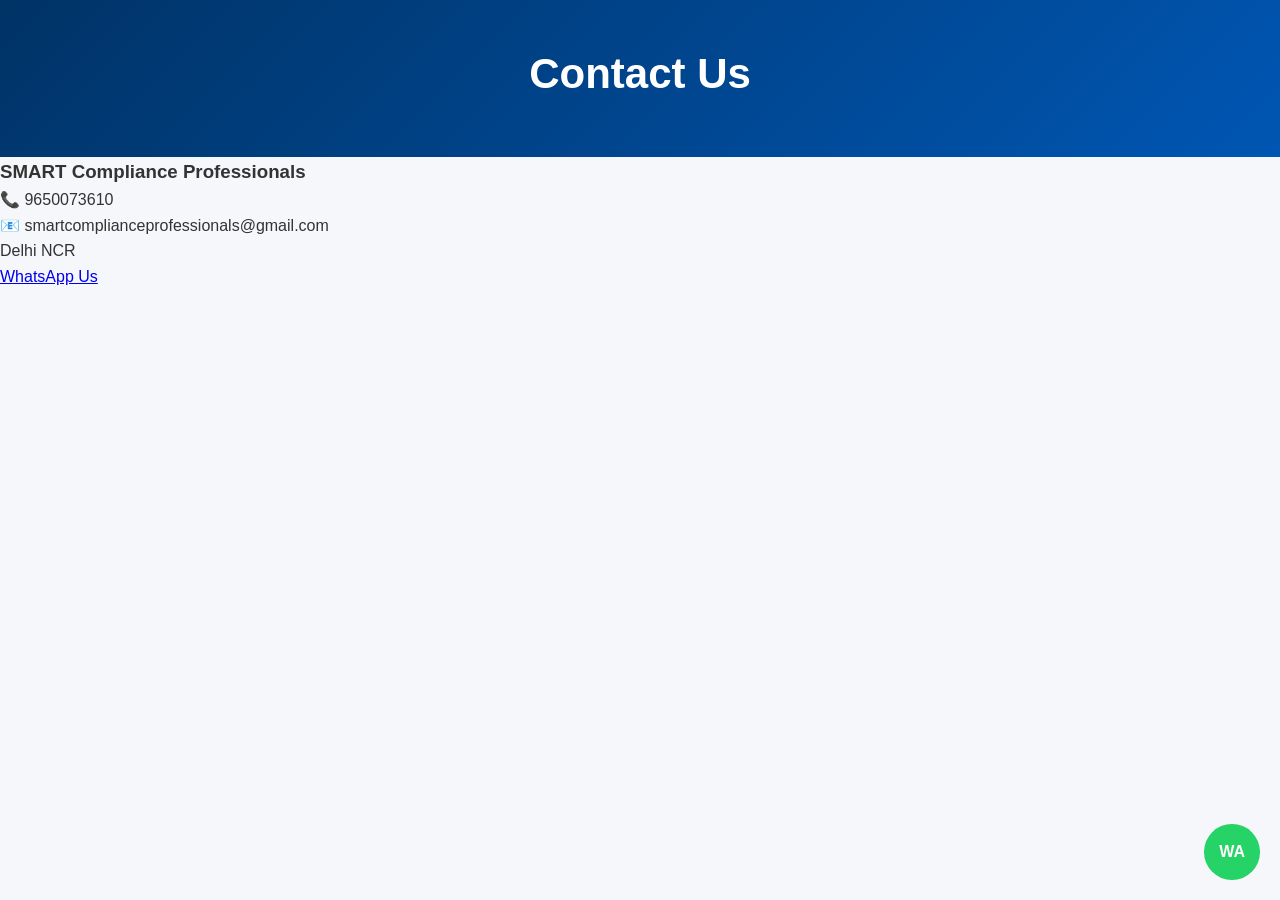
<file: contact.html>
<!DOCTYPE html>
<html>
<head>
<link rel="stylesheet" href="style.css">
<title>Contact</title>
</head>
<a href="https://wa.me/919650073610"
style="
position:fixed;
bottom:20px;
right:20px;
background:#25D366;
color:white;
padding:15px;
border-radius:50%;
text-decoration:none;
font-weight:bold;
z-index:9999;">
WA
</a>
<body>

<header>
<h1>Contact Us</h1>
</header>

<div class="container">

<h3>SMART Compliance Professionals</h3>

<p>
📞 9650073610
</p>

<p>
📧 smartcomplianceprofessionals@gmail.com
</p>

<p>
Delhi NCR
</p>

<p>

<a href="https://wa.me/919650073610">

WhatsApp Us

</a>

</p>

</div>

</body>
</html>
</file>
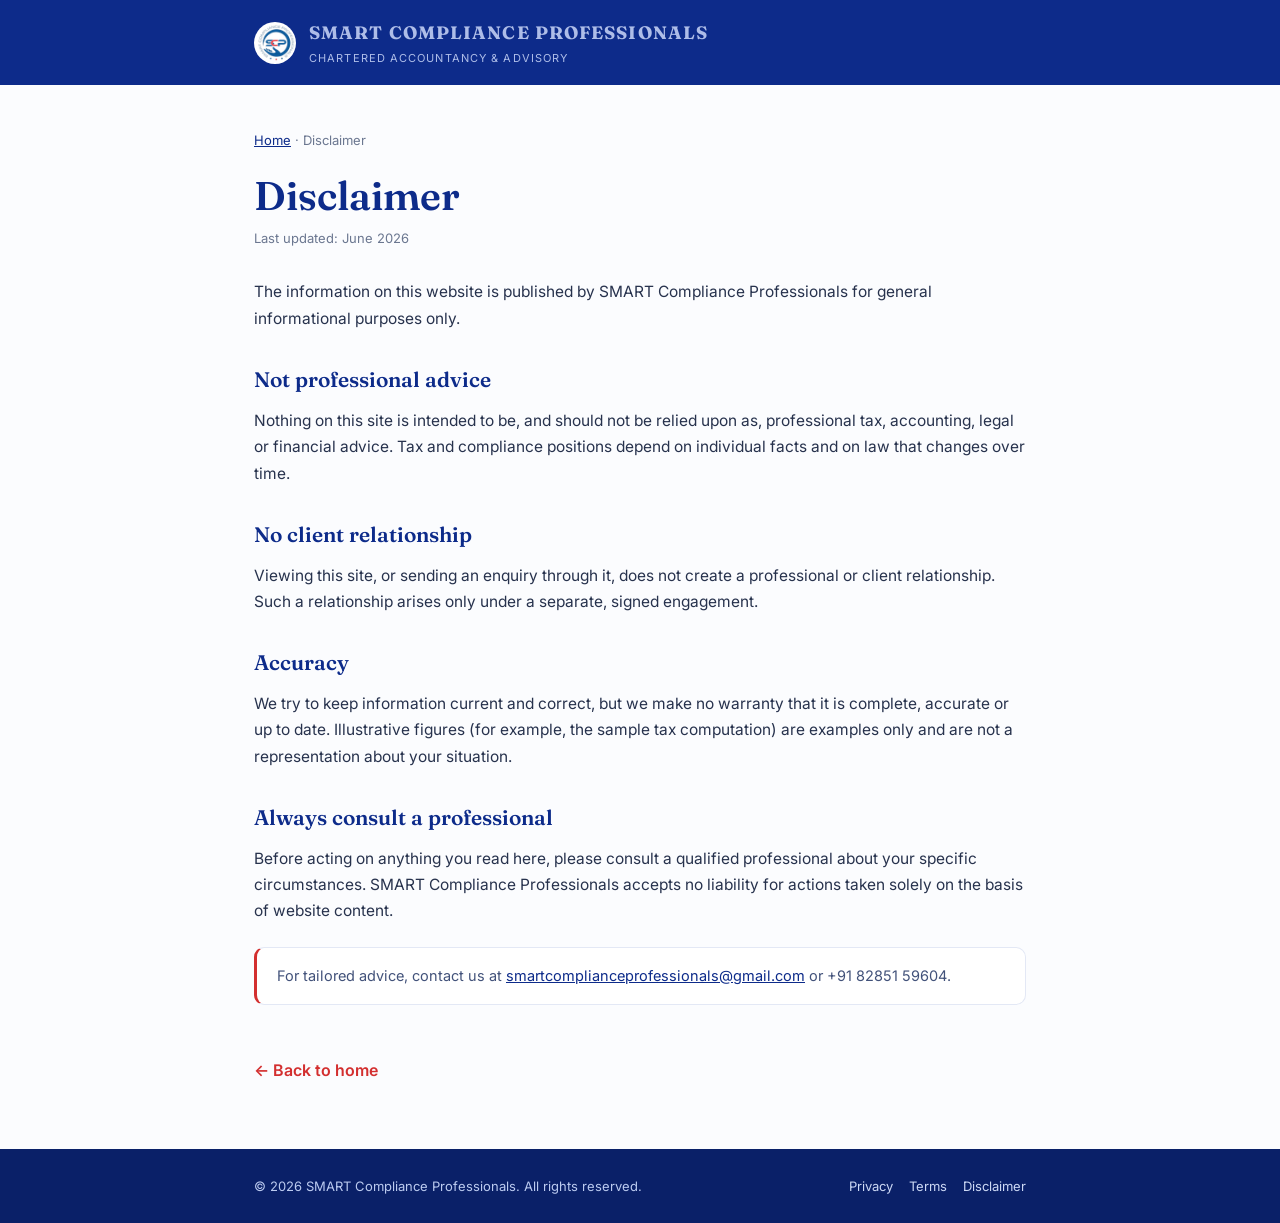
<file: disclaimer.html>
<!DOCTYPE html>
<html lang="en">
<head>
<meta charset="UTF-8">
<meta name="viewport" content="width=device-width, initial-scale=1.0">
<title>Disclaimer — SMART Compliance Professionals</title>
<meta name="robots" content="index,follow">
<link rel="icon" type="image/png" href="[data-uri]">
<link rel="preconnect" href="https://fonts.googleapis.com">
<link rel="preconnect" href="https://fonts.gstatic.com" crossorigin>
<link href="https://fonts.googleapis.com/css2?family=Fraunces:opsz,wght@9..144,500;9..144,600;9..144,700&family=Inter:wght@400;500;600;700&display=swap" rel="stylesheet">
<style>
:root{--ink:#0d2b8a;--ink-2:#0a2068;--seal:#d32f2f;--paper:#fbfcfe;--rule:#e3e8f5;--ink-soft:#42527a;--muted:#6b7790;--maxw:820px}
*{margin:0;padding:0;box-sizing:border-box}
body{font-family:'Inter',system-ui,sans-serif;background:var(--paper);color:#16203a;line-height:1.7;-webkit-font-smoothing:antialiased}
a{color:var(--ink)}
header.site{background:var(--ink);color:#fff;padding:18px 0}
.wrap{max-width:var(--maxw);margin:0 auto;padding:0 24px}
header .wrap{display:flex;align-items:center;gap:13px}
header .mark{width:42px;height:42px;border-radius:50%;background:#fff center/contain no-repeat url("[data-uri]");flex:none}
header b{font-family:'Fraunces',serif;font-size:18px}
header span{display:block;font-size:11px;letter-spacing:.1em;text-transform:uppercase;color:#aebde8}
main{padding:44px 0 64px}
.crumb{font-size:13px;color:var(--muted);margin-bottom:22px}
h1{font-family:'Fraunces',serif;font-weight:600;font-size:clamp(28px,5vw,40px);color:var(--ink);margin-bottom:8px;line-height:1.15}
.upd{font-size:13px;color:var(--muted);margin-bottom:30px}
h2{font-family:'Fraunces',serif;font-weight:600;font-size:21px;color:var(--ink);margin:30px 0 10px}
p,li{font-size:15.5px;color:#27324d;margin-bottom:12px}
ul{padding-left:22px;margin-bottom:12px}
li{margin-bottom:7px}
.box{background:#fff;border:1px solid var(--rule);border-left:3px solid var(--seal);border-radius:10px;padding:16px 20px;margin:22px 0;font-size:14.5px;color:var(--ink-soft)}
footer{background:var(--ink-2);color:#bccbf0;padding:26px 0;font-size:13px}
footer .wrap{display:flex;justify-content:space-between;flex-wrap:wrap;gap:10px}
footer a{color:#cdd9f5;text-decoration:none;margin-left:16px}
footer a:first-child{margin-left:0}
.back{display:inline-block;margin-top:30px;color:var(--seal);font-weight:600;text-decoration:none}
</style>
</head>
<body>
<header class="site"><div class="wrap">
  <span class="mark" role="img" aria-label="SMART Compliance Professionals"></span>
  <span><b>SMART Compliance Professionals</b><span>Chartered Accountancy &amp; Advisory</span></span>
</div></header>
<main><div class="wrap">
  <div class="crumb"><a href="index.html">Home</a> · Disclaimer</div>
  <h1>Disclaimer</h1>
  <p class="upd">Last updated: June 2026</p>
  <p>The information on this website is published by SMART Compliance Professionals for general informational purposes only.</p>

<h2>Not professional advice</h2>
<p>Nothing on this site is intended to be, and should not be relied upon as, professional tax, accounting, legal or financial advice. Tax and compliance positions depend on individual facts and on law that changes over time.</p>

<h2>No client relationship</h2>
<p>Viewing this site, or sending an enquiry through it, does not create a professional or client relationship. Such a relationship arises only under a separate, signed engagement.</p>

<h2>Accuracy</h2>
<p>We try to keep information current and correct, but we make no warranty that it is complete, accurate or up to date. Illustrative figures (for example, the sample tax computation) are examples only and are not a representation about your situation.</p>

<h2>Always consult a professional</h2>
<p>Before acting on anything you read here, please consult a qualified professional about your specific circumstances. SMART Compliance Professionals accepts no liability for actions taken solely on the basis of website content.</p>

<div class="box">For tailored advice, contact us at <a href="mailto:smartcomplianceprofessionals@gmail.com">smartcomplianceprofessionals@gmail.com</a> or +91 82851 59604.</div>
  <a class="back" href="index.html">← Back to home</a>
</div></main>
<footer><div class="wrap">
  <span>© 2026 SMART Compliance Professionals. All rights reserved.</span>
  <span><a href="privacy.html">Privacy</a><a href="terms.html">Terms</a><a href="disclaimer.html">Disclaimer</a></span>
</div></footer>
</body></html>
</file>
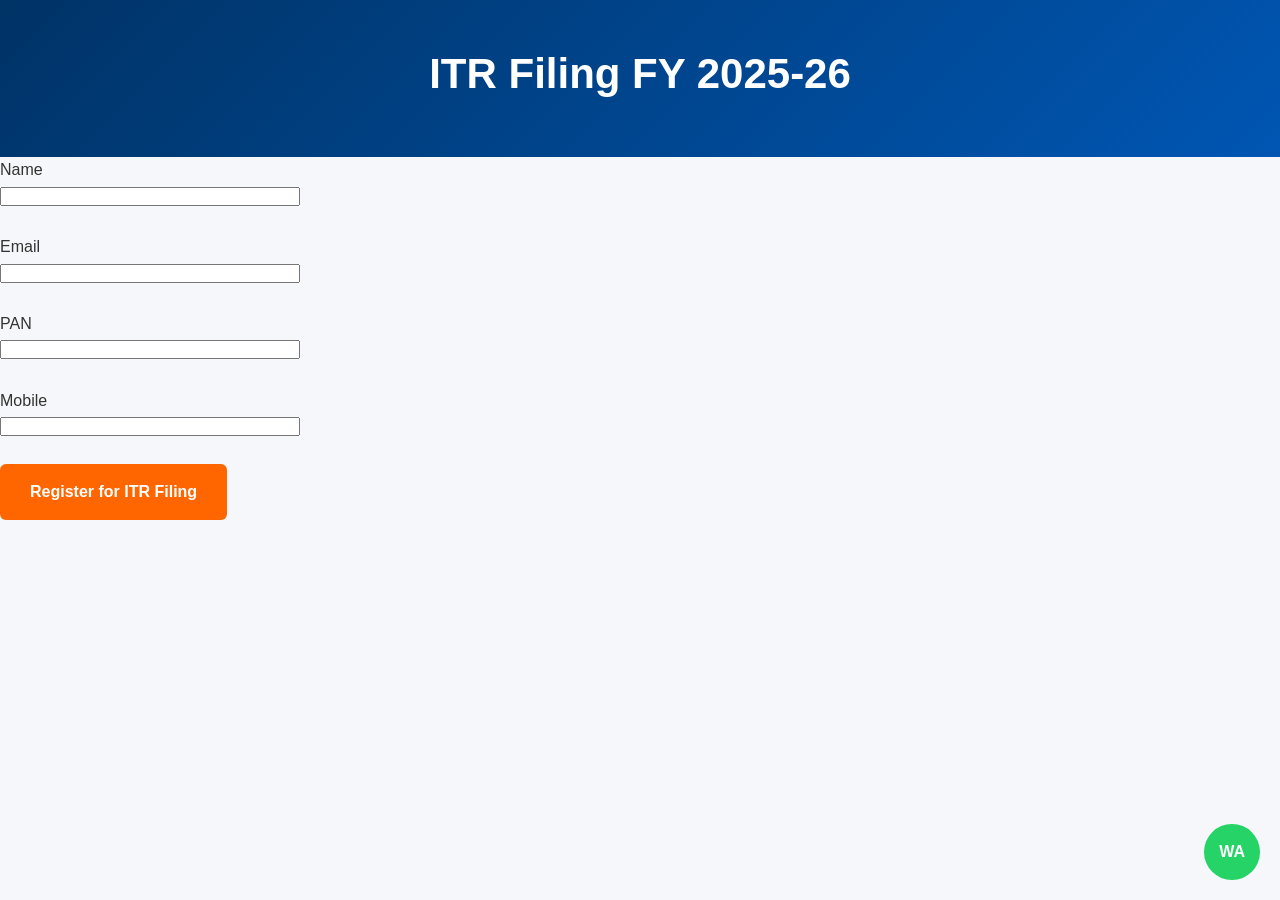
<file: itr.html>
<!DOCTYPE html>
<html>
<head>
<link rel="stylesheet" href="style.css">
<title>ITR Filing</title>
</head>
<a href="https://wa.me/919650073610"
style="
position:fixed;
bottom:20px;
right:20px;
background:#25D366;
color:white;
padding:15px;
border-radius:50%;
text-decoration:none;
font-weight:bold;
z-index:9999;">
WA
</a>
<body>

<header>
<h1>ITR Filing FY 2025-26</h1>
</header>

<div class="container">

<form>

<label>Name</label>
<br>
<input type="text" style="width:300px;">
<br><br>

<label>Email</label>
<br>
<input type="email" style="width:300px;">
<br><br>

<label>PAN</label>
<br>
<input type="text" style="width:300px;">
<br><br>

<label>Mobile</label>
<br>
<input type="text" style="width:300px;">
<br><br>

<a
href="https://docs.google.com/forms/d/e/1FAIpQLSfLGc_DjxNss-XPrFPyTwvD-JqWlWHwCRqh7jtbWu-wNI2lxw/viewform"
target="_blank"
class="btn">

Register for ITR Filing

</a>
</form>

</div>

</body>
</html>
</file>
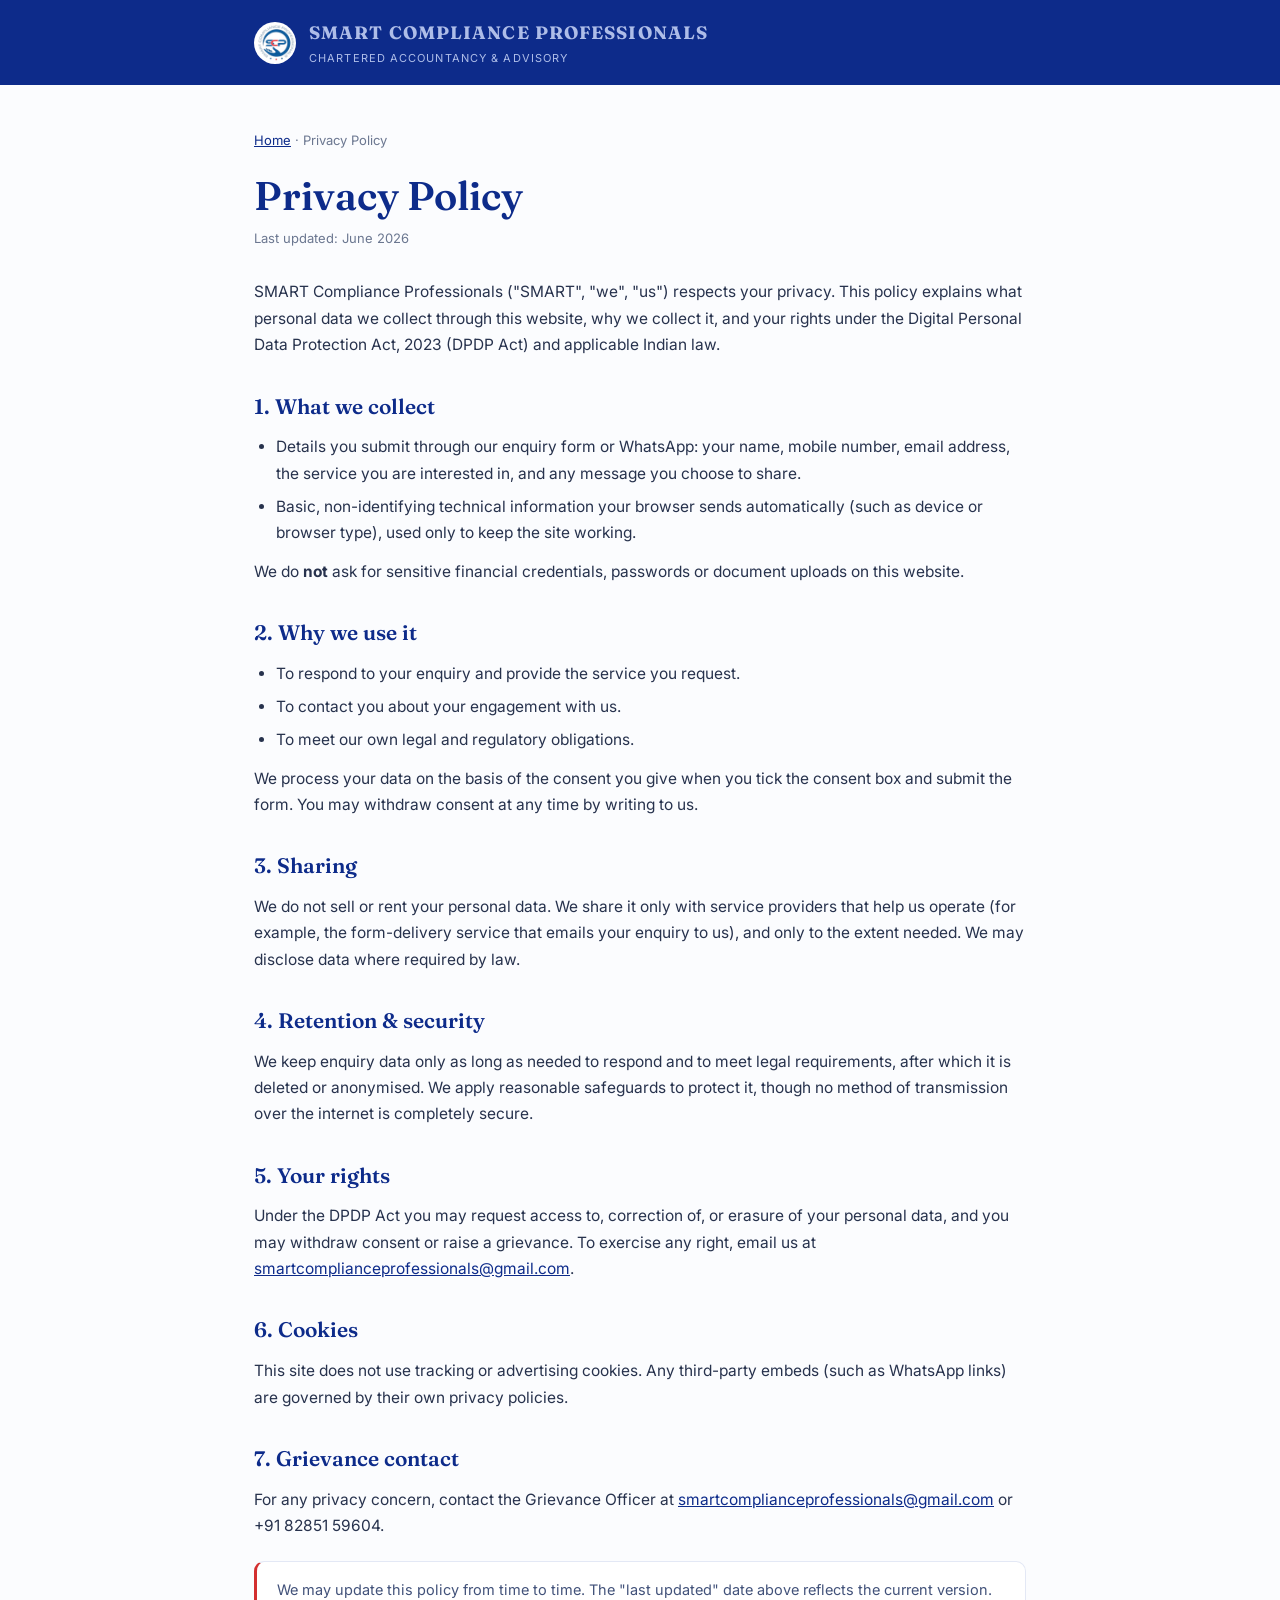
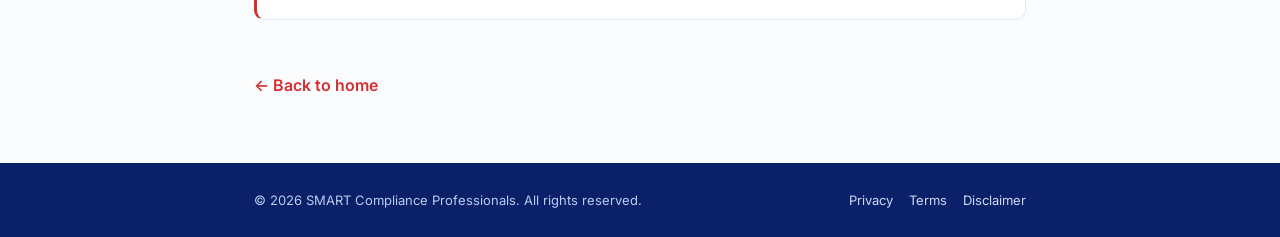
<file: privacy.html>
<!DOCTYPE html>
<html lang="en">
<head>
<meta charset="UTF-8">
<meta name="viewport" content="width=device-width, initial-scale=1.0">
<title>Privacy Policy — SMART Compliance Professionals</title>
<meta name="robots" content="index,follow">
<link rel="icon" type="image/png" href="[data-uri]">
<link rel="preconnect" href="https://fonts.googleapis.com">
<link rel="preconnect" href="https://fonts.gstatic.com" crossorigin>
<link href="https://fonts.googleapis.com/css2?family=Fraunces:opsz,wght@9..144,500;9..144,600;9..144,700&family=Inter:wght@400;500;600;700&display=swap" rel="stylesheet">
<style>
:root{--ink:#0d2b8a;--ink-2:#0a2068;--seal:#d32f2f;--paper:#fbfcfe;--rule:#e3e8f5;--ink-soft:#42527a;--muted:#6b7790;--maxw:820px}
*{margin:0;padding:0;box-sizing:border-box}
body{font-family:'Inter',system-ui,sans-serif;background:var(--paper);color:#16203a;line-height:1.7;-webkit-font-smoothing:antialiased}
a{color:var(--ink)}
header.site{background:var(--ink);color:#fff;padding:18px 0}
.wrap{max-width:var(--maxw);margin:0 auto;padding:0 24px}
header .wrap{display:flex;align-items:center;gap:13px}
header .mark{width:42px;height:42px;border-radius:50%;background:#fff center/contain no-repeat url("[data-uri]");flex:none}
header b{font-family:'Fraunces',serif;font-size:18px}
header span{display:block;font-size:11px;letter-spacing:.1em;text-transform:uppercase;color:#aebde8}
main{padding:44px 0 64px}
.crumb{font-size:13px;color:var(--muted);margin-bottom:22px}
h1{font-family:'Fraunces',serif;font-weight:600;font-size:clamp(28px,5vw,40px);color:var(--ink);margin-bottom:8px;line-height:1.15}
.upd{font-size:13px;color:var(--muted);margin-bottom:30px}
h2{font-family:'Fraunces',serif;font-weight:600;font-size:21px;color:var(--ink);margin:30px 0 10px}
p,li{font-size:15.5px;color:#27324d;margin-bottom:12px}
ul{padding-left:22px;margin-bottom:12px}
li{margin-bottom:7px}
.box{background:#fff;border:1px solid var(--rule);border-left:3px solid var(--seal);border-radius:10px;padding:16px 20px;margin:22px 0;font-size:14.5px;color:var(--ink-soft)}
footer{background:var(--ink-2);color:#bccbf0;padding:26px 0;font-size:13px}
footer .wrap{display:flex;justify-content:space-between;flex-wrap:wrap;gap:10px}
footer a{color:#cdd9f5;text-decoration:none;margin-left:16px}
footer a:first-child{margin-left:0}
.back{display:inline-block;margin-top:30px;color:var(--seal);font-weight:600;text-decoration:none}
</style>
</head>
<body>
<header class="site"><div class="wrap">
  <span class="mark" role="img" aria-label="SMART Compliance Professionals"></span>
  <span><b>SMART Compliance Professionals</b><span>Chartered Accountancy &amp; Advisory</span></span>
</div></header>
<main><div class="wrap">
  <div class="crumb"><a href="index.html">Home</a> · Privacy Policy</div>
  <h1>Privacy Policy</h1>
  <p class="upd">Last updated: June 2026</p>
  <p>SMART Compliance Professionals ("SMART", "we", "us") respects your privacy. This policy explains what personal data we collect through this website, why we collect it, and your rights under the Digital Personal Data Protection Act, 2023 (DPDP Act) and applicable Indian law.</p>

<h2>1. What we collect</h2>
<ul>
  <li>Details you submit through our enquiry form or WhatsApp: your name, mobile number, email address, the service you are interested in, and any message you choose to share.</li>
  <li>Basic, non-identifying technical information your browser sends automatically (such as device or browser type), used only to keep the site working.</li>
</ul>
<p>We do <b>not</b> ask for sensitive financial credentials, passwords or document uploads on this website.</p>

<h2>2. Why we use it</h2>
<ul>
  <li>To respond to your enquiry and provide the service you request.</li>
  <li>To contact you about your engagement with us.</li>
  <li>To meet our own legal and regulatory obligations.</li>
</ul>
<p>We process your data on the basis of the consent you give when you tick the consent box and submit the form. You may withdraw consent at any time by writing to us.</p>

<h2>3. Sharing</h2>
<p>We do not sell or rent your personal data. We share it only with service providers that help us operate (for example, the form-delivery service that emails your enquiry to us), and only to the extent needed. We may disclose data where required by law.</p>

<h2>4. Retention &amp; security</h2>
<p>We keep enquiry data only as long as needed to respond and to meet legal requirements, after which it is deleted or anonymised. We apply reasonable safeguards to protect it, though no method of transmission over the internet is completely secure.</p>

<h2>5. Your rights</h2>
<p>Under the DPDP Act you may request access to, correction of, or erasure of your personal data, and you may withdraw consent or raise a grievance. To exercise any right, email us at <a href="mailto:smartcomplianceprofessionals@gmail.com">smartcomplianceprofessionals@gmail.com</a>.</p>

<h2>6. Cookies</h2>
<p>This site does not use tracking or advertising cookies. Any third-party embeds (such as WhatsApp links) are governed by their own privacy policies.</p>

<h2>7. Grievance contact</h2>
<p>For any privacy concern, contact the Grievance Officer at <a href="mailto:smartcomplianceprofessionals@gmail.com">smartcomplianceprofessionals@gmail.com</a> or +91 82851 59604.</p>

<div class="box">We may update this policy from time to time. The "last updated" date above reflects the current version.</div>
  <a class="back" href="index.html">← Back to home</a>
</div></main>
<footer><div class="wrap">
  <span>© 2026 SMART Compliance Professionals. All rights reserved.</span>
  <span><a href="privacy.html">Privacy</a><a href="terms.html">Terms</a><a href="disclaimer.html">Disclaimer</a></span>
</div></footer>
</body></html>
</file>
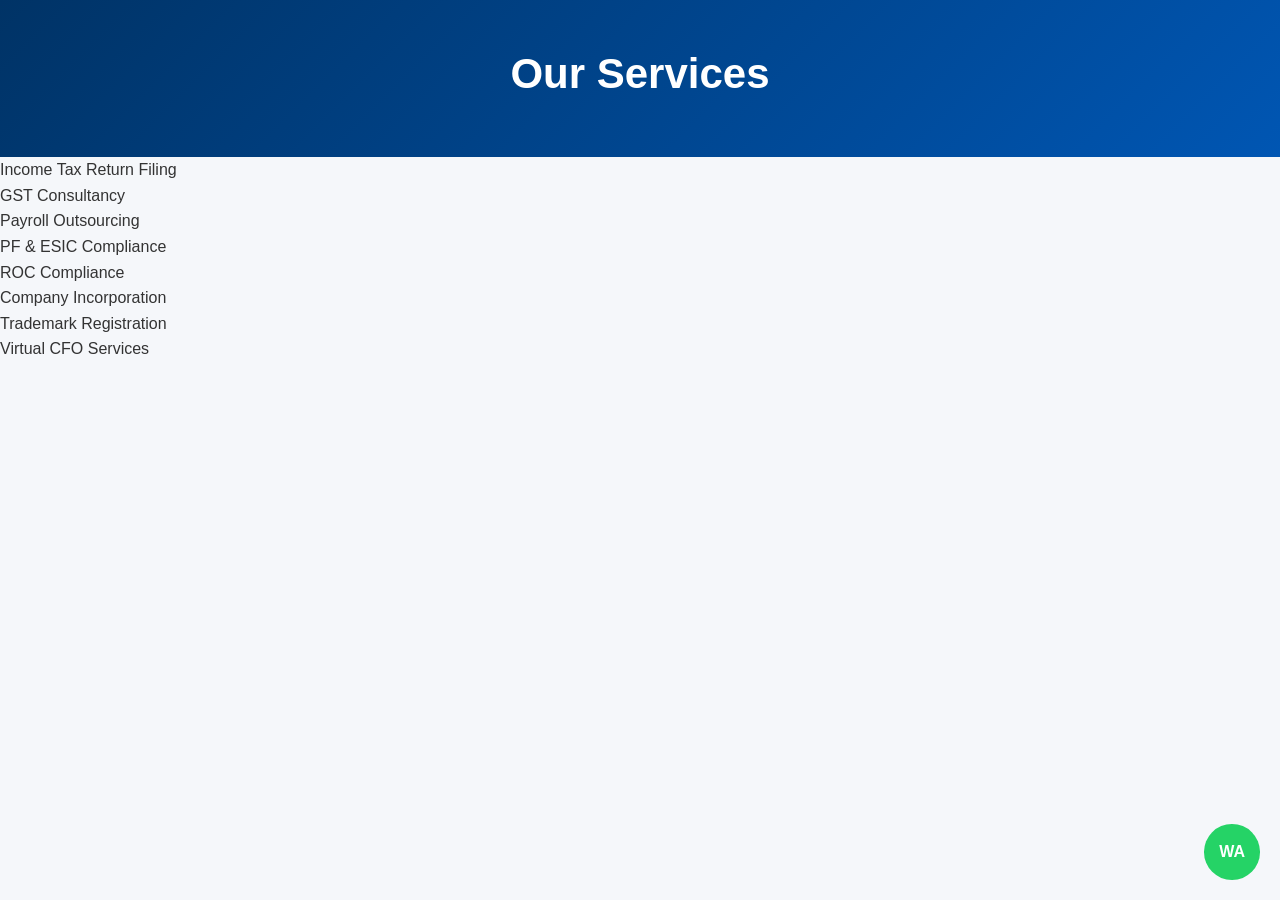
<file: services.html>
<!DOCTYPE html>
<html>
<head>
<link rel="stylesheet" href="style.css">
<title>Services</title>
</head>
<a href="https://wa.me/919650073610"
style="
position:fixed;
bottom:20px;
right:20px;
background:#25D366;
color:white;
padding:15px;
border-radius:50%;
text-decoration:none;
font-weight:bold;
z-index:9999;">
WA
</a>
<body>

<header>
<h1>Our Services</h1>
</header>

<div class="container">

<ul>

<li>Income Tax Return Filing</li>

<li>GST Consultancy</li>

<li>Payroll Outsourcing</li>

<li>PF & ESIC Compliance</li>

<li>ROC Compliance</li>

<li>Company Incorporation</li>

<li>Trademark Registration</li>

<li>Virtual CFO Services</li>

</ul>

</div>

</body>
</html>
</file>
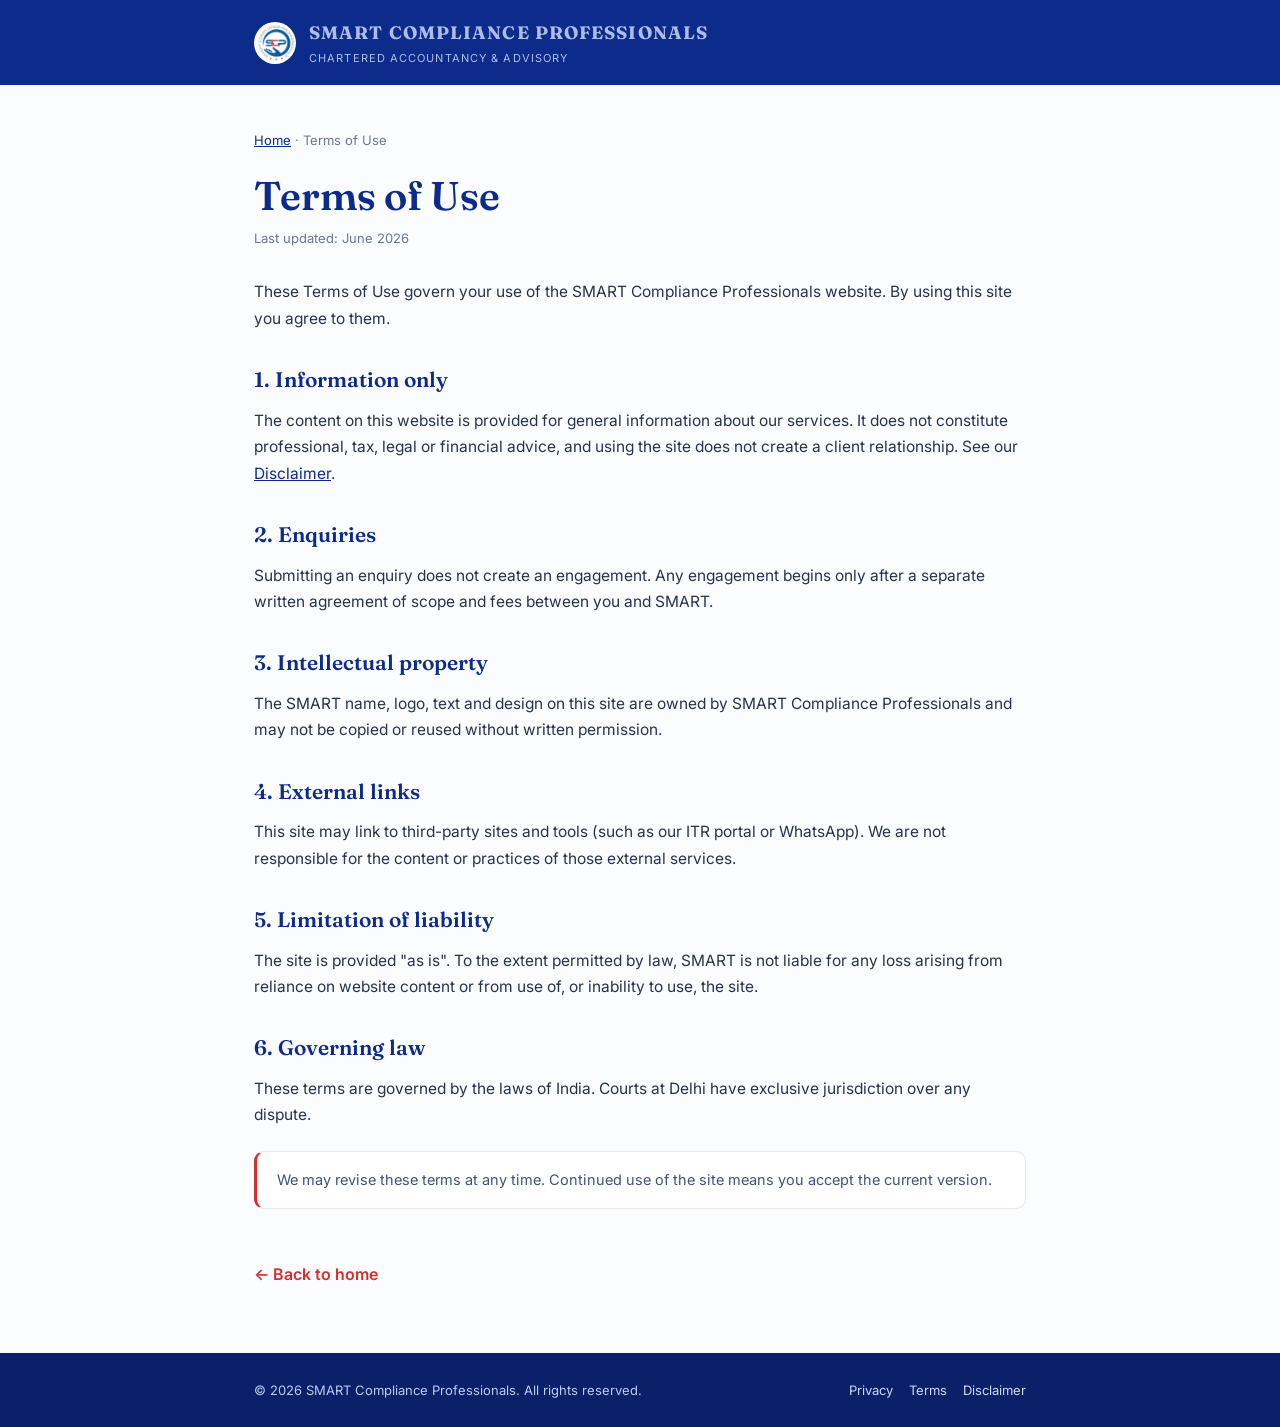
<file: terms.html>
<!DOCTYPE html>
<html lang="en">
<head>
<meta charset="UTF-8">
<meta name="viewport" content="width=device-width, initial-scale=1.0">
<title>Terms of Use — SMART Compliance Professionals</title>
<meta name="robots" content="index,follow">
<link rel="icon" type="image/png" href="[data-uri]">
<link rel="preconnect" href="https://fonts.googleapis.com">
<link rel="preconnect" href="https://fonts.gstatic.com" crossorigin>
<link href="https://fonts.googleapis.com/css2?family=Fraunces:opsz,wght@9..144,500;9..144,600;9..144,700&family=Inter:wght@400;500;600;700&display=swap" rel="stylesheet">
<style>
:root{--ink:#0d2b8a;--ink-2:#0a2068;--seal:#d32f2f;--paper:#fbfcfe;--rule:#e3e8f5;--ink-soft:#42527a;--muted:#6b7790;--maxw:820px}
*{margin:0;padding:0;box-sizing:border-box}
body{font-family:'Inter',system-ui,sans-serif;background:var(--paper);color:#16203a;line-height:1.7;-webkit-font-smoothing:antialiased}
a{color:var(--ink)}
header.site{background:var(--ink);color:#fff;padding:18px 0}
.wrap{max-width:var(--maxw);margin:0 auto;padding:0 24px}
header .wrap{display:flex;align-items:center;gap:13px}
header .mark{width:42px;height:42px;border-radius:50%;background:#fff center/contain no-repeat url("[data-uri]");flex:none}
header b{font-family:'Fraunces',serif;font-size:18px}
header span{display:block;font-size:11px;letter-spacing:.1em;text-transform:uppercase;color:#aebde8}
main{padding:44px 0 64px}
.crumb{font-size:13px;color:var(--muted);margin-bottom:22px}
h1{font-family:'Fraunces',serif;font-weight:600;font-size:clamp(28px,5vw,40px);color:var(--ink);margin-bottom:8px;line-height:1.15}
.upd{font-size:13px;color:var(--muted);margin-bottom:30px}
h2{font-family:'Fraunces',serif;font-weight:600;font-size:21px;color:var(--ink);margin:30px 0 10px}
p,li{font-size:15.5px;color:#27324d;margin-bottom:12px}
ul{padding-left:22px;margin-bottom:12px}
li{margin-bottom:7px}
.box{background:#fff;border:1px solid var(--rule);border-left:3px solid var(--seal);border-radius:10px;padding:16px 20px;margin:22px 0;font-size:14.5px;color:var(--ink-soft)}
footer{background:var(--ink-2);color:#bccbf0;padding:26px 0;font-size:13px}
footer .wrap{display:flex;justify-content:space-between;flex-wrap:wrap;gap:10px}
footer a{color:#cdd9f5;text-decoration:none;margin-left:16px}
footer a:first-child{margin-left:0}
.back{display:inline-block;margin-top:30px;color:var(--seal);font-weight:600;text-decoration:none}
</style>
</head>
<body>
<header class="site"><div class="wrap">
  <span class="mark" role="img" aria-label="SMART Compliance Professionals"></span>
  <span><b>SMART Compliance Professionals</b><span>Chartered Accountancy &amp; Advisory</span></span>
</div></header>
<main><div class="wrap">
  <div class="crumb"><a href="index.html">Home</a> · Terms of Use</div>
  <h1>Terms of Use</h1>
  <p class="upd">Last updated: June 2026</p>
  <p>These Terms of Use govern your use of the SMART Compliance Professionals website. By using this site you agree to them.</p>

<h2>1. Information only</h2>
<p>The content on this website is provided for general information about our services. It does not constitute professional, tax, legal or financial advice, and using the site does not create a client relationship. See our <a href="disclaimer.html">Disclaimer</a>.</p>

<h2>2. Enquiries</h2>
<p>Submitting an enquiry does not create an engagement. Any engagement begins only after a separate written agreement of scope and fees between you and SMART.</p>

<h2>3. Intellectual property</h2>
<p>The SMART name, logo, text and design on this site are owned by SMART Compliance Professionals and may not be copied or reused without written permission.</p>

<h2>4. External links</h2>
<p>This site may link to third-party sites and tools (such as our ITR portal or WhatsApp). We are not responsible for the content or practices of those external services.</p>

<h2>5. Limitation of liability</h2>
<p>The site is provided "as is". To the extent permitted by law, SMART is not liable for any loss arising from reliance on website content or from use of, or inability to use, the site.</p>

<h2>6. Governing law</h2>
<p>These terms are governed by the laws of India. Courts at Delhi have exclusive jurisdiction over any dispute.</p>

<div class="box">We may revise these terms at any time. Continued use of the site means you accept the current version.</div>
  <a class="back" href="index.html">← Back to home</a>
</div></main>
<footer><div class="wrap">
  <span>© 2026 SMART Compliance Professionals. All rights reserved.</span>
  <span><a href="privacy.html">Privacy</a><a href="terms.html">Terms</a><a href="disclaimer.html">Disclaimer</a></span>
</div></footer>
</body></html>
</file>
<file: style.css>
*{
margin:0;
padding:0;
box-sizing:border-box;
font-family:'Segoe UI',sans-serif;
}

body{
background:#f5f7fa;
color:#333;
line-height:1.6;
}

header{
background:linear-gradient(135deg,#003366,#0056b3);
color:white;
text-align:center;
padding:40px 20px;
}

.logo{
width:160px;
background:white;
padding:10px;
border-radius:50%;
margin-bottom:15px;
}

header h1{
font-size:42px;
margin-bottom:10px;
}

.tagline{
font-size:20px;
opacity:.95;
}

nav{
background:white;
padding:15px;
text-align:center;
box-shadow:0 2px 10px rgba(0,0,0,.1);
position:sticky;
top:0;
z-index:1000;
}

nav a{
margin:0 15px;
text-decoration:none;
color:#003366;
font-weight:600;
}

.hero{
padding:80px 20px;
text-align:center;
background:white;
}

.hero h2{
font-size:40px;
margin-bottom:20px;
color:#003366;
}

.hero p{
font-size:18px;
max-width:900px;
margin:auto;
margin-bottom:30px;
}

.btn{
background:#ff6600;
color:white;
padding:15px 30px;
border-radius:6px;
text-decoration:none;
font-weight:bold;
display:inline-block;
}

.btn:hover{
background:#e65100;
}

.stats{
display:flex;
justify-content:center;
gap:20px;
flex-wrap:wrap;
padding:50px 20px;
}

.card{
background:white;
padding:30px;
width:220px;
text-align:center;
border-radius:10px;
box-shadow:0 4px 15px rgba(0,0,0,.08);
}

.card h3{
font-size:36px;
color:#003366;
}

section{
padding:70px 20px;
max-width:1200px;
margin:auto;
}

section h2{
text-align:center;
font-size:34px;
margin-bottom:40px;
color:#003366;
}

.services-grid{
display:grid;
grid-template-columns:repeat(auto-fit,minmax(280px,1fr));
gap:25px;
}

.service-card{
background:white;
padding:25px;
border-radius:10px;
box-shadow:0 4px 12px rgba(0,0,0,.08);
}

.service-card h3{
color:#003366;
margin-bottom:10px;
}

.why-us{
display:grid;
grid-template-columns:repeat(auto-fit,minmax(250px,1fr));
gap:25px;
}

.why-card{
background:white;
padding:25px;
border-radius:10px;
box-shadow:0 4px 12px rgba(0,0,0,.08);
}

.contact-box{
background:#003366;
color:white;
padding:40px;
border-radius:12px;
text-align:center;
}

.contact-box p{
font-size:20px;
margin:10px 0;
}

footer{
background:#001f3f;
color:white;
text-align:center;
padding:25px;
}

.whatsapp-btn{
position:fixed;
bottom:20px;
right:20px;
background:#25D366;
color:white;
padding:15px 20px;
border-radius:50px;
text-decoration:none;
font-weight:bold;
box-shadow:0 4px 10px rgba(0,0,0,.2);
}
</file>
